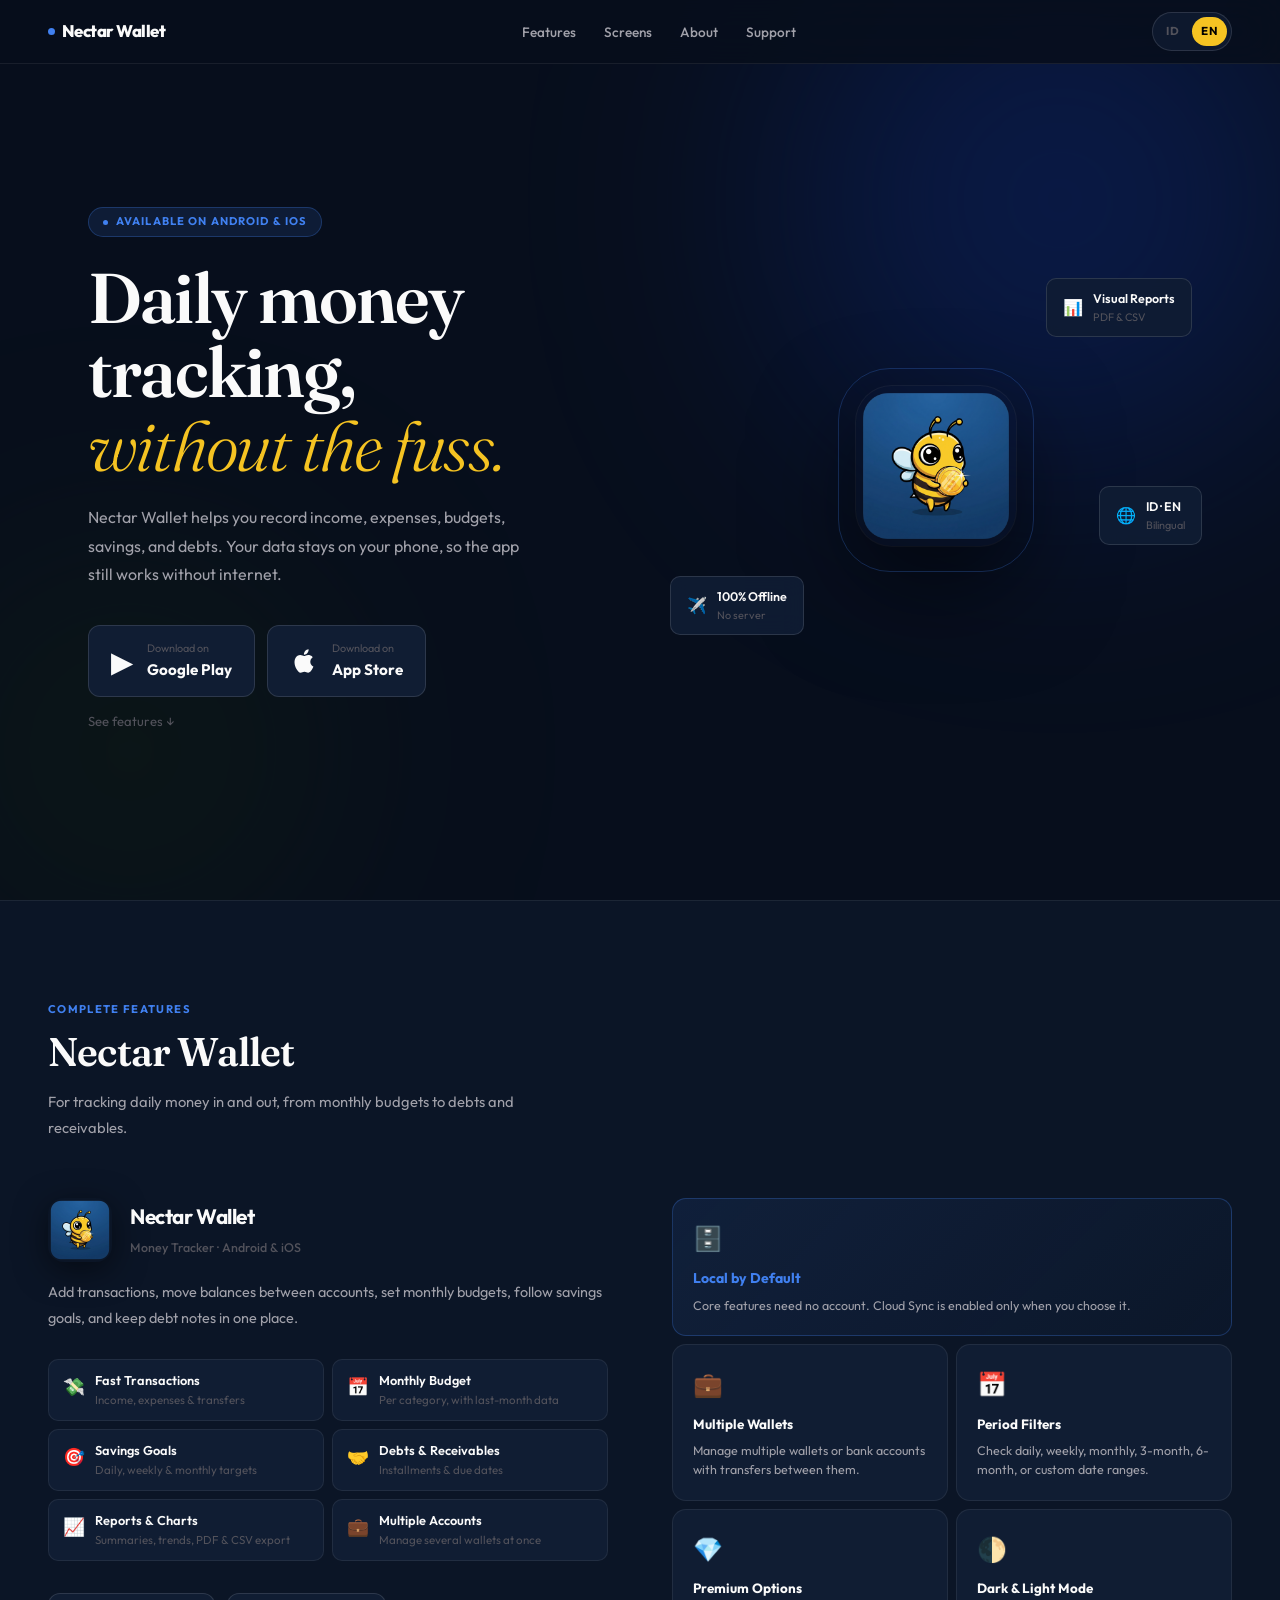
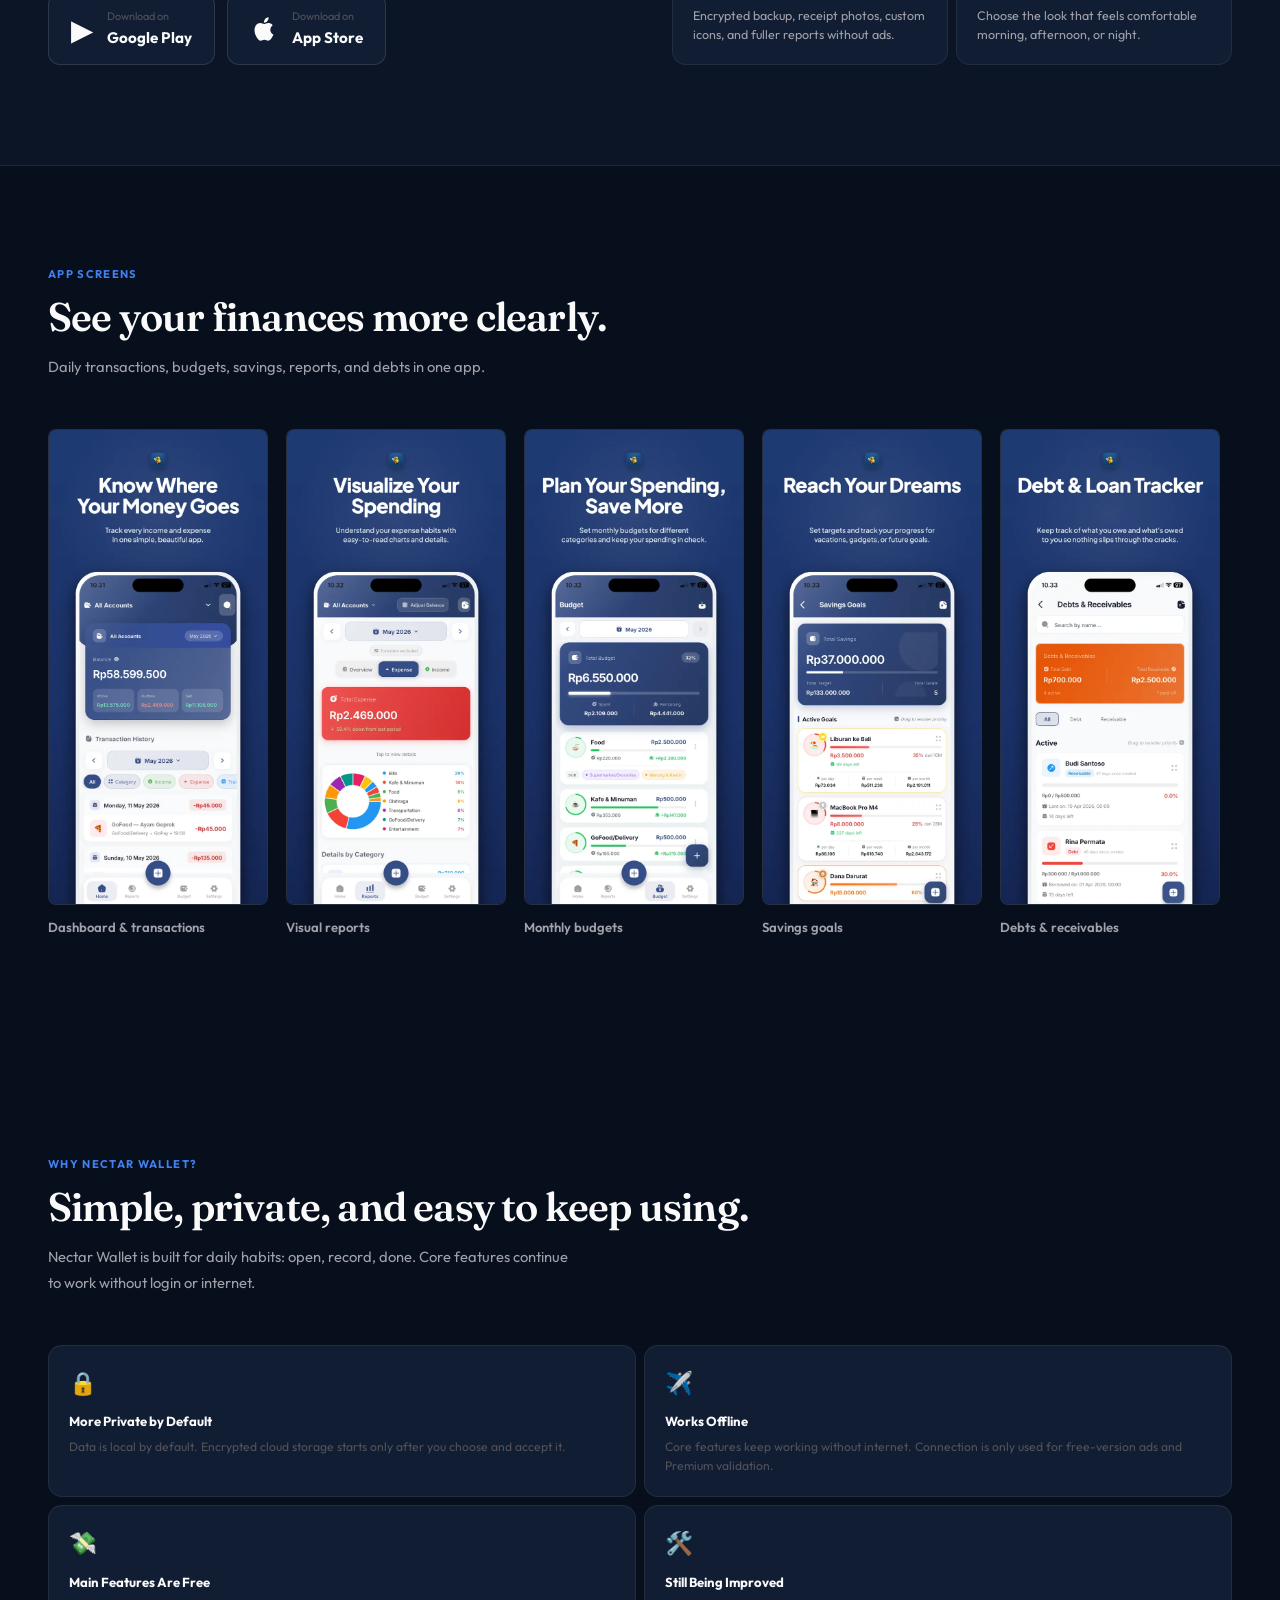
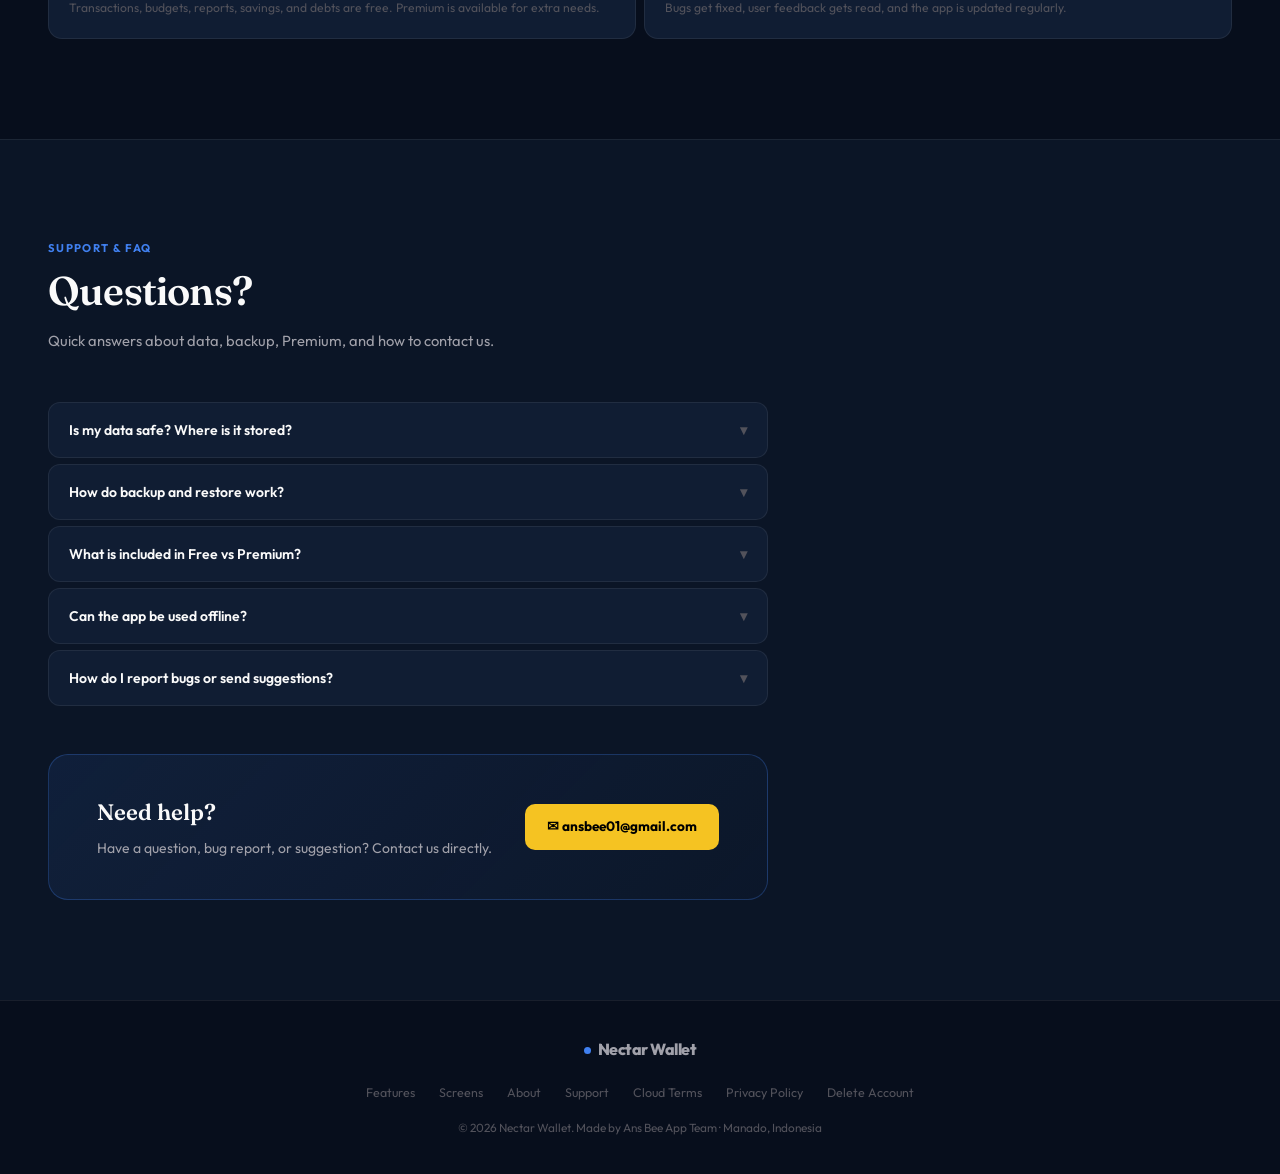
<file: index.html>
<!DOCTYPE html>
<html lang="id">
<head>
    <meta charset="UTF-8">
    <meta name="viewport" content="width=device-width, initial-scale=1.0">
    <title>Nectar Wallet — Catatan Keuangan Harian</title>
    <meta name="description" content="Nectar Wallet membantu mencatat pemasukan, pengeluaran, budget, tabungan, dan utang-piutang langsung dari HP. Bisa dipakai offline di Android dan iOS.">
    <meta name="theme-color" content="#070E1C">
    <link rel="canonical" href="https://beenectarwallet.com/">
    <meta property="og:type" content="website">
    <meta property="og:url" content="https://beenectarwallet.com/">
    <meta property="og:title" content="Nectar Wallet — Catatan Keuangan Harian">
    <meta property="og:description" content="Catat pemasukan, pengeluaran, budget, tabungan, dan utang-piutang langsung dari HP. Bisa dipakai offline di Android dan iOS.">
    <meta property="og:image" content="https://beenectarwallet.com/assets/social/og-image.png">
    <meta property="og:image:width" content="1200">
    <meta property="og:image:height" content="630">
    <meta property="og:image:type" content="image/png">
    <meta property="og:locale" content="id_ID">
    <meta name="twitter:card" content="summary_large_image">
    <meta name="twitter:title" content="Nectar Wallet — Catatan Keuangan Harian">
    <meta name="twitter:description" content="Catat pemasukan, pengeluaran, budget, tabungan, dan utang-piutang langsung dari HP. Bisa dipakai offline di Android dan iOS.">
    <meta name="twitter:image" content="https://beenectarwallet.com/assets/social/og-image.png">
    <link rel="icon" type="image/png" sizes="192x192" href="assets/icons/icon-192.png">
    <link rel="icon" type="image/png" sizes="512x512" href="assets/icons/icon-512.png">
    <link rel="apple-touch-icon" sizes="180x180" href="assets/icons/apple-touch-icon.png">
    <script type="application/ld+json">
    {
        "@context": "https://schema.org",
        "@type": "MobileApplication",
        "name": "Nectar Wallet",
        "url": "https://beenectarwallet.com/",
        "image": "https://beenectarwallet.com/assets/icons/icon-512.png",
        "description": "Nectar Wallet membantu mencatat pemasukan, pengeluaran, budget, tabungan, dan utang-piutang langsung dari HP. Bisa dipakai offline di Android dan iOS.",
        "applicationCategory": "FinanceApplication",
        "operatingSystem": "Android, iOS",
        "downloadUrl": [
            "https://play.google.com/store/apps/details?id=com.ansbeeapp.ansdompet.ans_dompet",
            "https://apps.apple.com/id/app/nectar-wallet-money-tracker/id6769889086"
        ],
        "offers": {
            "@type": "Offer",
            "price": "0",
            "priceCurrency": "IDR"
        },
        "publisher": {
            "@type": "Organization",
            "name": "Ans Bee App Team",
            "url": "https://beenectarwallet.com/"
        }
    }
    </script>
    <link rel="preconnect" href="https://fonts.googleapis.com">
    <link rel="preconnect" href="https://fonts.gstatic.com" crossorigin>
    <link href="https://fonts.googleapis.com/css2?family=Outfit:wght@300;400;500;600;700;800&amp;family=Fraunces:ital,opsz,wght@0,9..144,300;0,9..144,600;1,9..144,300;1,9..144,600&amp;display=swap" rel="stylesheet">
    <style>
        :root {
            --bg:           #070E1C;
            --bg-2:         #0B1526;
            --bg-3:         #101D33;
            --border:       rgba(255,255,255,0.07);
            --border-2:     rgba(255,255,255,0.12);
            --blue:         #4080F0;
            --blue-dim:     rgba(64,128,240,0.12);
            --blue-border:  rgba(64,128,240,0.28);
            --amber:        #F5C322;
            --amber-dim:    rgba(245,195,34,0.12);
            --amber-border: rgba(245,195,34,0.25);
            --text-1:       #FAFAFA;
            --text-2:       #A1A1AA;
            --text-3:       #52525B;
        }
        *, *::before, *::after { box-sizing: border-box; margin: 0; padding: 0; }
        html { scroll-behavior: smooth; }
        body {
            font-family: 'Outfit', sans-serif;
            background: var(--bg);
            color: var(--text-1);
            line-height: 1.6;
            overflow-x: hidden;
        }

        /* ─── NAV ─── */
        nav {
            position: fixed; top: 0; left: 0; right: 0; z-index: 100;
            display: flex; align-items: center; justify-content: space-between;
            padding: 0 48px; height: 64px;
            background: rgba(7,14,28,0.88);
            backdrop-filter: blur(20px);
            border-bottom: 1px solid var(--border);
        }
        .wordmark {
            font-family: 'Outfit', sans-serif; font-weight: 800;
            font-size: 1.05rem; letter-spacing: -0.03em;
            color: var(--text-1); text-decoration: none;
            display: flex; align-items: center; gap: 7px;
        }
        .wm-dot {
            width: 7px; height: 7px; background: var(--blue);
            border-radius: 50%; display: inline-block; flex-shrink: 0;
        }
        .nav-links { display: flex; gap: 28px; list-style: none; }
        .nav-links a { font-size: 0.85rem; font-weight: 500; color: var(--text-2); text-decoration: none; transition: color 0.2s; }
        .nav-links a:hover { color: var(--text-1); }
        .lang-switch {
            display: inline-flex; align-items: center; gap: 4px;
            padding: 4px; border: 1px solid var(--border-2);
            border-radius: 999px; background: rgba(16,29,51,0.75);
        }
        .lang-switch button {
            border: 0; border-radius: 999px; background: transparent;
            color: var(--text-3); cursor: pointer; font: inherit;
            font-size: 0.72rem; font-weight: 700; letter-spacing: 0.04em;
            padding: 5px 9px; transition: background 0.2s, color 0.2s;
        }
        .lang-switch button[aria-pressed="true"] { background: var(--amber); color: #000; }
        .nav-cta {
            font-size: 0.82rem; font-weight: 700;
            background: var(--amber); color: #000;
            text-decoration: none; padding: 8px 18px;
            border-radius: 8px; transition: opacity 0.2s;
        }
        .nav-cta:hover { opacity: 0.85; }

        /* ─── HERO ─── */
        .hero-wrap {
            position: relative; min-height: 100vh;
            display: flex; align-items: center; overflow: hidden;
        }
        .blob { position: absolute; border-radius: 50%; filter: blur(130px); pointer-events: none; }
        .blob-1 { width: 560px; height: 560px; background: #0D2878; opacity: 0.45; top: -80px; right: -60px; }
        .blob-2 { width: 380px; height: 380px; background: #1A3008; opacity: 0.3; bottom: -40px; left: -60px; }

        .hero {
            position: relative; z-index: 1;
            display: grid; grid-template-columns: 1fr 1fr;
            align-items: center; padding: 120px 48px 80px;
            gap: 80px; max-width: 1200px; margin: 0 auto; width: 100%;
        }
        .hero-tag {
            display: inline-flex; align-items: center; gap: 8px;
            border: 1px solid var(--blue-border); background: var(--blue-dim);
            color: var(--blue); font-size: 0.7rem; font-weight: 700;
            letter-spacing: 0.1em; text-transform: uppercase;
            padding: 5px 14px; border-radius: 100px; margin-bottom: 24px;
        }
        .hero-tag .pulse {
            width: 5px; height: 5px; background: var(--blue);
            border-radius: 50%; animation: pulse 2s ease-in-out infinite;
        }
        @keyframes pulse { 0%,100%{opacity:1;transform:scale(1)} 50%{opacity:0.3;transform:scale(0.6)} }

        .hero h1 {
            font-family: 'Fraunces', serif;
            font-size: clamp(3rem, 5.5vw, 4.6rem);
            font-weight: 600; line-height: 1.05;
            letter-spacing: -0.025em; color: var(--text-1); margin-bottom: 20px;
        }
        .hero h1 em { font-style: italic; font-weight: 300; color: var(--amber); }
        .hero-desc { font-size: 1rem; color: var(--text-2); max-width: 440px; margin-bottom: 36px; line-height: 1.8; }
        .hero-cta { display: flex; gap: 12px; flex-wrap: wrap; }
        .hero-learn-more {
            display: inline-block; margin-top: 14px;
            font-size: 0.82rem; color: var(--text-3);
            text-decoration: none; transition: color 0.2s;
        }
        .hero-learn-more:hover { color: var(--text-2); }

        /* hero visual */
        .hero-visual {
            display: flex; justify-content: center; align-items: center;
            position: relative; height: 440px;
        }
        .app-icon-wrap { position: relative; z-index: 2; animation: float 5s ease-in-out infinite; }
        @keyframes float { 0%,100%{transform:translateY(0)} 50%{transform:translateY(-14px)} }
        .app-icon-wrap img {
            width: 160px; height: 160px; border-radius: 36px;
            box-shadow: 0 40px 100px rgba(0,0,0,0.6), 0 0 0 1px rgba(255,255,255,0.06);
        }
        .icon-ring {
            position: absolute; inset: -18px; border-radius: 52px;
            border: 1px solid rgba(64,128,240,0.25);
            animation: ring-p 3s ease-in-out infinite;
        }
        @keyframes ring-p { 0%,100%{opacity:0.3;transform:scale(1)} 50%{opacity:0.8;transform:scale(1.03)} }

        .stat-chip {
            position: absolute; background: rgba(16,29,51,0.92);
            border: 1px solid var(--border-2); border-radius: 10px;
            padding: 10px 16px; display: flex; align-items: center; gap: 10px;
            z-index: 3; backdrop-filter: blur(12px);
        }
        .stat-chip .ci { font-size: 1rem; }
        .stat-chip .cl { font-size: 0.78rem; font-weight: 600; color: var(--text-1); white-space: nowrap; }
        .stat-chip .cs { font-size: 0.68rem; color: var(--text-3); }
        .chip-1 { top: 28px; right: 0; animation: float 5s ease-in-out infinite 0.8s; }
        .chip-2 { bottom: 55px; left: -10px; animation: float 5s ease-in-out infinite 1.6s; }
        .chip-3 { bottom: 145px; right: -10px; animation: float 5s ease-in-out infinite 0.4s; }

        /* ─── COMMONS ─── */
        section { padding: 100px 48px; position: relative; z-index: 1; }
        .section-inner { max-width: 1200px; margin: 0 auto; }
        .eyebrow { font-size: 0.7rem; font-weight: 700; letter-spacing: 0.12em; text-transform: uppercase; color: var(--blue); margin-bottom: 10px; }
        .s-title {
            font-family: 'Fraunces', serif;
            font-size: clamp(1.8rem, 3.5vw, 2.5rem);
            font-weight: 600; color: var(--text-1);
            margin-bottom: 14px; line-height: 1.15; letter-spacing: -0.02em;
        }
        .s-sub { font-size: 0.92rem; color: var(--text-2); max-width: 520px; line-height: 1.8; }

        /* ─── STORE BUTTONS ─── */
        .store-btns { display: flex; gap: 12px; flex-wrap: wrap; }
        .play-btn {
            display: inline-flex; align-items: center; gap: 14px;
            background: var(--bg-3); border: 1px solid var(--border-2);
            color: var(--text-1); text-decoration: none;
            padding: 14px 22px; border-radius: 12px;
            transition: border-color 0.2s, background 0.2s;
        }
        .play-btn:hover { border-color: var(--amber); background: rgba(245,195,34,0.06); }
        .play-btn .pbi { font-size: 1.8rem; line-height: 1; }
        .play-btn .pbi-svg { width: 28px; height: 28px; flex-shrink: 0; }
        .play-btn small { display: block; font-size: 0.68rem; color: var(--text-3); font-weight: 400; }
        .play-btn strong { display: block; font-size: 0.95rem; font-weight: 700; }

        /* ─── APP / FEATURES ─── */
        #app { background: var(--bg-2); border-top: 1px solid var(--border); border-bottom: 1px solid var(--border); }
        .app-grid { display: grid; grid-template-columns: 1fr 1fr; gap: 64px; align-items: start; margin-top: 56px; }
        .app-header { display: flex; align-items: center; gap: 18px; margin-bottom: 18px; }
        .app-header img { width: 64px; height: 64px; border-radius: 16px; box-shadow: 0 8px 32px rgba(0,0,0,0.5); }
        .app-header h3 { font-size: 1.3rem; font-weight: 700; color: var(--text-1); letter-spacing: -0.02em; }
        .app-header span { font-size: 0.78rem; color: var(--text-3); font-weight: 500; }
        .app-desc { color: var(--text-2); font-size: 0.9rem; line-height: 1.78; margin-bottom: 28px; }
        .feature-grid { display: grid; grid-template-columns: 1fr 1fr; gap: 8px; margin-bottom: 32px; }
        .fi {
            display: flex; align-items: flex-start; gap: 10px;
            padding: 12px 14px; background: var(--bg-3);
            border: 1px solid var(--border); border-radius: 10px; transition: border-color 0.2s;
        }
        .fi:hover { border-color: var(--border-2); }
        .fi .icon { font-size: 1.1rem; flex-shrink: 0; margin-top: 1px; }
        .fi .label { font-size: 0.8rem; font-weight: 600; color: var(--text-1); line-height: 1.4; }
        .fi .label small { display: block; color: var(--text-3); font-weight: 400; font-size: 0.72rem; margin-top: 2px; }

        .showcase { display: grid; grid-template-columns: 1fr 1fr; gap: 8px; }
        .sc {
            background: var(--bg-3); border: 1px solid var(--border);
            border-radius: 14px; padding: 20px;
            transition: border-color 0.2s, transform 0.2s;
        }
        .sc:hover { border-color: var(--border-2); transform: translateY(-2px); }
        .sc:first-child {
            grid-column: span 2;
            background: linear-gradient(135deg, rgba(64,128,240,0.1) 0%, rgba(64,128,240,0.02) 100%);
            border-color: var(--blue-border);
        }
        .sc .sci { font-size: 1.5rem; margin-bottom: 10px; }
        .sc h4 { font-size: 0.84rem; font-weight: 700; color: var(--text-1); margin-bottom: 6px; }
        .sc:first-child h4 { color: var(--blue); font-size: 0.88rem; }
        .sc p { font-size: 0.78rem; color: var(--text-2); line-height: 1.55; }

        /* ─── SCREENSHOTS ─── */
        #screenshots { background: var(--bg); }
        .screenshots-track {
            display: grid; grid-auto-flow: column;
            grid-auto-columns: minmax(220px, 270px);
            gap: 18px; margin-top: 48px; padding-bottom: 18px;
            overflow-x: auto; overscroll-behavior-inline: contain;
            scroll-snap-type: inline mandatory;
            scrollbar-color: var(--border-2) transparent;
        }
        .screenshot-item { scroll-snap-align: start; }
        .screenshot-item img {
            display: block; width: 100%; height: auto;
            aspect-ratio: 642 / 1389; object-fit: cover;
            border: 1px solid var(--border-2); border-radius: 8px;
            background: var(--bg-2);
        }
        .screenshot-item figcaption {
            margin-top: 12px; font-size: 0.82rem;
            font-weight: 600; color: var(--text-2);
        }

        /* ─── WHY ─── */
        #about { background: var(--bg); }
        .value-grid { display: grid; grid-template-columns: 1fr 1fr; gap: 8px; margin-top: 48px; }
        .vc {
            background: var(--bg-3); border: 1px solid var(--border);
            border-radius: 14px; padding: 20px; transition: border-color 0.2s;
        }
        .vc:hover { border-color: var(--border-2); }
        .vc .vci { font-size: 1.4rem; margin-bottom: 10px; }
        .vc h4 { font-size: 0.82rem; font-weight: 700; color: var(--text-1); margin-bottom: 6px; }
        .vc p { font-size: 0.76rem; color: var(--text-3); line-height: 1.55; }

        /* ─── SUPPORT ─── */
        #support { background: var(--bg-2); border-top: 1px solid var(--border); }
        .faq-list { margin-top: 48px; display: flex; flex-direction: column; gap: 6px; max-width: 720px; }
        .faq-item {
            background: var(--bg-3); border: 1px solid var(--border);
            border-radius: 12px; overflow: hidden; transition: border-color 0.2s;
        }
        .faq-item.open { border-color: var(--border-2); }
        .faq-q {
            width: 100%; background: none; border: none; text-align: left;
            padding: 18px 20px; font-family: 'Outfit', sans-serif;
            font-size: 0.875rem; font-weight: 600; color: var(--text-1); cursor: pointer;
            display: flex; justify-content: space-between; align-items: center; gap: 16px;
        }
        .faq-arrow { color: var(--text-3); font-size: 0.9rem; transition: transform 0.25s, color 0.2s; flex-shrink: 0; }
        .faq-item.open .faq-arrow { transform: rotate(180deg); color: var(--blue); }
        .faq-a { max-height: 0; overflow: hidden; transition: max-height 0.3s ease, padding 0.3s ease; padding: 0 20px; }
        .faq-item.open .faq-a { max-height: 240px; padding: 0 20px 18px; }
        .faq-a p { font-size: 0.85rem; color: var(--text-2); line-height: 1.75; }

        .contact-card {
            margin-top: 48px;
            background: linear-gradient(135deg, rgba(64,128,240,0.1), rgba(64,128,240,0.02));
            border: 1px solid var(--blue-border);
            border-radius: 20px; padding: 40px 48px;
            display: flex; align-items: center; justify-content: space-between; gap: 32px;
            max-width: 720px;
        }
        .contact-card h3 { font-family: 'Fraunces', serif; font-size: 1.4rem; font-weight: 600; color: var(--text-1); margin-bottom: 6px; }
        .contact-card p { font-size: 0.875rem; color: var(--text-2); }
        .contact-card a {
            display: inline-flex; align-items: center; gap: 8px;
            background: var(--amber); color: #000; text-decoration: none;
            padding: 12px 22px; border-radius: 10px;
            font-weight: 700; font-size: 0.85rem; white-space: nowrap; flex-shrink: 0;
            transition: opacity 0.2s, transform 0.15s;
        }
        .contact-card a:hover { opacity: 0.85; transform: translateY(-1px); }

        /* ─── FOOTER ─── */
        footer {
            background: var(--bg); border-top: 1px solid var(--border);
            padding: 36px 48px; text-align: center;
        }
        .footer-inner { max-width: 1200px; margin: 0 auto; }
        .footer-wm {
            font-family: 'Outfit', sans-serif; font-weight: 800;
            font-size: 1rem; letter-spacing: -0.03em; color: var(--text-2);
            margin-bottom: 16px;
            display: flex; align-items: center; justify-content: center; gap: 7px;
        }
        .footer-links { display: flex; justify-content: center; gap: 24px; list-style: none; margin-bottom: 14px; }
        .footer-links a { font-size: 0.78rem; color: var(--text-3); text-decoration: none; transition: color 0.2s; }
        .footer-links a:hover { color: var(--text-1); }
        .footer-copy { font-size: 0.74rem; color: var(--text-3); }

        /* ─── RESPONSIVE ─── */
        @media (max-width: 900px) {
            nav { padding: 0 20px; }
            .nav-links, .nav-cta { display: none; }
            .hero { grid-template-columns: 1fr; padding: 100px 20px 60px; gap: 40px; text-align: center; }
            .hero-desc { max-width: 100%; }
            .hero-cta { justify-content: center; }
            .hero-visual { order: -1; height: 320px; }
            section { padding: 72px 20px; }
            .app-grid { grid-template-columns: 1fr; gap: 40px; }
            .screenshots-track {
                grid-auto-columns: minmax(210px, 68vw);
                margin-right: -20px; padding-right: 20px;
            }
            .contact-card { flex-direction: column; text-align: center; padding: 28px 20px; }
            footer { padding: 28px 20px; }
        }
        @media (max-width: 520px) {
            .feature-grid, .showcase, .value-grid { grid-template-columns: 1fr; }
            .sc:first-child { grid-column: auto; }
            .stat-chip { padding: 8px 12px; }
            .chip-1 { right: 8px; }
            .chip-2 { left: 8px; }
            .chip-3 { right: 8px; }
            .footer-links { flex-wrap: wrap; row-gap: 10px; }
        }
        @media (prefers-reduced-motion: reduce) {
            html { scroll-behavior: auto; }
            *, *::before, *::after {
                animation-duration: 0.01ms !important;
                animation-iteration-count: 1 !important;
                scroll-behavior: auto !important;
                transition-duration: 0.01ms !important;
            }
        }
    </style>
</head>
<body>

<nav aria-label="Primary navigation">
    <a href="#" class="wordmark"><span class="wm-dot"></span>Nectar Wallet</a>
    <ul class="nav-links">
        <li><a href="#app" data-i18n="navApp">Fitur</a></li>
        <li><a href="#screenshots" data-i18n="navScreenshots">Tampilan</a></li>
        <li><a href="#about" data-i18n="navAbout">Kenapa</a></li>
        <li><a href="#support" data-i18n="navSupport">Bantuan</a></li>
    </ul>
    <div class="lang-switch" role="group" aria-label="Language selection">
        <button type="button" data-lang="id" aria-pressed="true">ID</button>
        <button type="button" data-lang="en" aria-pressed="false">EN</button>
    </div>
</nav>

<main>
<div class="hero-wrap">
    <div class="blob blob-1"></div>
    <div class="blob blob-2"></div>
    <div class="hero">
        <div>
            <div class="hero-tag"><span class="pulse"></span><span data-i18n="heroTag">Tersedia di Android &amp; iOS</span></div>
            <h1 data-i18n-html="heroTitle">Catatan uang harian,<br><em>tanpa ribet.</em></h1>
            <p class="hero-desc" data-i18n="heroDesc">Nectar Wallet membantu kamu mencatat pemasukan, pengeluaran, budget, tabungan, dan utang-piutang. Datanya tersimpan di HP, jadi tetap bisa dipakai tanpa internet.</p>
            <div class="hero-cta">
                <a href="https://play.google.com/store/apps/details?id=com.ansbeeapp.ansdompet.ans_dompet" target="_blank" rel="noopener noreferrer" class="play-btn">
                    <span class="pbi">▶</span><div><small data-i18n="playSmall">Download di</small><strong>Google Play</strong></div>
                </a>
                <a href="https://apps.apple.com/id/app/nectar-wallet-money-tracker/id6769889086" target="_blank" rel="noopener noreferrer" class="play-btn">
                    <svg class="pbi-svg" viewBox="0 0 24 24" fill="currentColor" aria-hidden="true"><path d="M18.71 19.5c-.83 1.24-1.71 2.45-3.05 2.47-1.34.03-1.77-.79-3.29-.79-1.53 0-2 .77-3.27.82-1.31.05-2.3-1.32-3.14-2.53C4.25 17 2.94 12.45 4.7 9.39c.87-1.52 2.43-2.48 4.12-2.51 1.28-.02 2.5.87 3.29.87.78 0 2.26-1.07 3.8-.91.65.03 2.47.26 3.64 1.98-.09.06-2.17 1.28-2.15 3.81.03 3.02 2.65 4.03 2.68 4.04-.03.07-.42 1.44-1.38 2.83M13 3.5c.73-.83 1.94-1.46 2.94-1.5.13 1.17-.34 2.35-1.04 3.19-.69.85-1.83 1.51-2.95 1.42-.15-1.15.41-2.35 1.05-3.11z"/></svg>
                    <div><small data-i18n="appStoreSmall">Download di</small><strong>App Store</strong></div>
                </a>
            </div>
            <a href="#app" class="hero-learn-more" data-i18n="learnMoreCta">Lihat fitur ↓</a>
        </div>
        <div class="hero-visual">
            <div class="app-icon-wrap">
                <img src="app_icon.png" alt="Nectar Wallet app icon" width="160" height="160" decoding="async" fetchpriority="high">
                <div class="icon-ring"></div>
            </div>
            <div class="stat-chip chip-1"><span class="ci">📊</span><div><div class="cl" data-i18n="chipReport">Laporan Visual</div><div class="cs">PDF &amp; CSV</div></div></div>
            <div class="stat-chip chip-2"><span class="ci">✈️</span><div><div class="cl" data-i18n="chipOffline">100% Offline</div><div class="cs" data-i18n="chipOfflineSub">Tanpa server</div></div></div>
            <div class="stat-chip chip-3"><span class="ci">🌐</span><div><div class="cl">ID · EN</div><div class="cs">Bilingual</div></div></div>
        </div>
    </div>
</div>

<section id="app">
    <div class="section-inner">
        <p class="eyebrow" data-i18n="featuredApp">Fitur Lengkap</p>
        <h2 class="s-title">Nectar Wallet</h2>
        <p class="s-sub" data-i18n="appSubtitle">Buat mencatat uang masuk dan keluar setiap hari, dari budget bulanan sampai utang-piutang.</p>
        <div class="app-grid">
            <div>
                <div class="app-header">
                    <img src="app_icon.png" alt="Nectar Wallet app icon" width="64" height="64" loading="lazy" decoding="async">
                    <div><h3>Nectar Wallet</h3><span data-i18n="appType">Catatan Keuangan · Android &amp; iOS</span></div>
                </div>
                <p class="app-desc" data-i18n="appDesc">Masukkan transaksi, pindahkan saldo antar akun, atur budget bulanan, pantau target tabungan, dan catat utang-piutang dari satu tempat.</p>
                <div class="feature-grid">
                    <div class="fi"><span class="icon">💸</span><div class="label" data-i18n-html="featureTransactions">Transaksi Cepat<small>Pemasukan, pengeluaran &amp; transfer</small></div></div>
                    <div class="fi"><span class="icon">📅</span><div class="label" data-i18n-html="featureBudget">Budget Bulanan<small>Per kategori, bisa pakai data bulan lalu</small></div></div>
                    <div class="fi"><span class="icon">🎯</span><div class="label" data-i18n-html="featureSavings">Target Tabungan<small>Hitung target harian, mingguan &amp; bulanan</small></div></div>
                    <div class="fi"><span class="icon">🤝</span><div class="label" data-i18n-html="featureDebts">Utang-Piutang<small>Catat cicilan &amp; jatuh tempo</small></div></div>
                    <div class="fi"><span class="icon">📈</span><div class="label" data-i18n-html="featureReports">Laporan &amp; Grafik<small>Ringkasan, tren, ekspor PDF &amp; CSV</small></div></div>
                    <div class="fi"><span class="icon">💼</span><div class="label" data-i18n-html="featureAccounts">Multi Akun<small>Kelola beberapa dompet sekaligus</small></div></div>
                </div>
                <div class="store-btns">
                    <a href="https://play.google.com/store/apps/details?id=com.ansbeeapp.ansdompet.ans_dompet" target="_blank" rel="noopener noreferrer" class="play-btn">
                        <span class="pbi">▶</span><div><small data-i18n="playSmall">Download di</small><strong>Google Play</strong></div>
                    </a>
                    <a href="https://apps.apple.com/id/app/nectar-wallet-money-tracker/id6769889086" target="_blank" rel="noopener noreferrer" class="play-btn">
                        <svg class="pbi-svg" viewBox="0 0 24 24" fill="currentColor" aria-hidden="true"><path d="M18.71 19.5c-.83 1.24-1.71 2.45-3.05 2.47-1.34.03-1.77-.79-3.29-.79-1.53 0-2 .77-3.27.82-1.31.05-2.3-1.32-3.14-2.53C4.25 17 2.94 12.45 4.7 9.39c.87-1.52 2.43-2.48 4.12-2.51 1.28-.02 2.5.87 3.29.87.78 0 2.26-1.07 3.8-.91.65.03 2.47.26 3.64 1.98-.09.06-2.17 1.28-2.15 3.81.03 3.02 2.65 4.03 2.68 4.04-.03.07-.42 1.44-1.38 2.83M13 3.5c.73-.83 1.94-1.46 2.94-1.5.13 1.17-.34 2.35-1.04 3.19-.69.85-1.83 1.51-2.95 1.42-.15-1.15.41-2.35 1.05-3.11z"/></svg>
                        <div><small data-i18n="appStoreSmall">Download di</small><strong>App Store</strong></div>
                    </a>
                </div>
            </div>
            <div class="showcase">
                <div class="sc"><div class="sci">🗄️</div><h4 data-i18n="showcasePrivacyTitle">Lokal secara Default</h4><p data-i18n="showcasePrivacyText">Tidak perlu akun untuk fitur utama. Sinkronisasi Cloud hanya aktif jika kamu memilihnya.</p></div>
                <div class="sc"><div class="sci">💼</div><h4 data-i18n="showcaseAccountsTitle">Multi Akun/Dompet</h4><p data-i18n="showcaseAccountsText">Kelola beberapa dompet atau rekening sekaligus, lengkap dengan transfer antar akun.</p></div>
                <div class="sc"><div class="sci">📅</div><h4 data-i18n="showcasePeriodTitle">Filter Periode</h4><p data-i18n="showcasePeriodText">Cek catatan harian, mingguan, bulanan, 3 bulan, 6 bulan, atau pilih tanggal sendiri.</p></div>
                <div class="sc"><div class="sci">💎</div><h4 data-i18n="showcasePremiumTitle">Pilihan Premium</h4><p data-i18n="showcasePremiumText">Backup terenkripsi, foto struk, ikon kustom, dan laporan lebih lengkap tanpa iklan.</p></div>
                <div class="sc"><div class="sci">🌓</div><h4 data-i18n="showcaseThemeTitle">Mode Gelap &amp; Terang</h4><p data-i18n="showcaseThemeText">Pilih tampilan yang nyaman dipakai pagi, siang, atau malam.</p></div>
            </div>
        </div>
    </div>
</section>

<section id="screenshots" aria-labelledby="screenshots-title">
    <div class="section-inner">
        <p class="eyebrow" data-i18n="screenshotsEyebrow">Tampilan Aplikasi</p>
        <h2 class="s-title" id="screenshots-title" data-i18n="screenshotsTitle">Lihat keuanganmu dengan lebih jelas.</h2>
        <p class="s-sub" data-i18n="screenshotsSubtitle">Dari transaksi harian sampai budget, tabungan, laporan, dan utang-piutang dalam satu aplikasi.</p>
        <div class="screenshots-track">
            <figure class="screenshot-item">
                <img src="assets/screenshots/nectar-wallet-home.webp" alt="Dashboard Nectar Wallet untuk melihat saldo dan riwayat transaksi" data-i18n-alt="screenshotHomeAlt" width="642" height="1389" loading="lazy" decoding="async">
                <figcaption data-i18n="screenshotHomeCaption">Dashboard &amp; transaksi</figcaption>
            </figure>
            <figure class="screenshot-item">
                <img src="assets/screenshots/nectar-wallet-reports.webp" alt="Laporan pengeluaran Nectar Wallet dalam bentuk grafik kategori" data-i18n-alt="screenshotReportsAlt" width="642" height="1389" loading="lazy" decoding="async">
                <figcaption data-i18n="screenshotReportsCaption">Laporan visual</figcaption>
            </figure>
            <figure class="screenshot-item">
                <img src="assets/screenshots/nectar-wallet-budget.webp" alt="Budget bulanan Nectar Wallet dengan progres setiap kategori" data-i18n-alt="screenshotBudgetAlt" width="642" height="1389" loading="lazy" decoding="async">
                <figcaption data-i18n="screenshotBudgetCaption">Budget bulanan</figcaption>
            </figure>
            <figure class="screenshot-item">
                <img src="assets/screenshots/nectar-wallet-savings.webp" alt="Target tabungan Nectar Wallet dengan progres dan target waktu" data-i18n-alt="screenshotSavingsAlt" width="642" height="1389" loading="lazy" decoding="async">
                <figcaption data-i18n="screenshotSavingsCaption">Target tabungan</figcaption>
            </figure>
            <figure class="screenshot-item">
                <img src="assets/screenshots/nectar-wallet-debts.webp" alt="Pencatatan utang dan piutang di Nectar Wallet" data-i18n-alt="screenshotDebtsAlt" width="642" height="1389" loading="lazy" decoding="async">
                <figcaption data-i18n="screenshotDebtsCaption">Utang &amp; piutang</figcaption>
            </figure>
            <figure class="screenshot-item">
                <img src="assets/screenshots/nectar-wallet-categories.webp" alt="Pengelolaan kategori dan subkategori keuangan di Nectar Wallet" data-i18n-alt="screenshotCategoriesAlt" width="642" height="1389" loading="lazy" decoding="async">
                <figcaption data-i18n="screenshotCategoriesCaption">Kategori fleksibel</figcaption>
            </figure>
        </div>
    </div>
</section>

<section id="about">
    <div class="section-inner">
        <p class="eyebrow" data-i18n="aboutEyebrow">Kenapa Nectar Wallet?</p>
        <h2 class="s-title" data-i18n="aboutTitle">Ringkas, privat, dan enak dipakai.</h2>
        <p class="s-sub" data-i18n="aboutSub">Nectar Wallet dibuat untuk kebiasaan sehari-hari: buka, catat, selesai. Fitur utama tetap bisa dipakai tanpa login dan internet.</p>
        <div class="value-grid">
            <div class="vc"><div class="vci">🔒</div><h4 data-i18n="valuePrivacyTitle">Privasi Lebih Tenang</h4><p data-i18n="valuePrivacyText">Data disimpan lokal secara default. Cloud terenkripsi hanya aktif setelah kamu memilih dan menyetujuinya.</p></div>
            <div class="vc"><div class="vci">✈️</div><h4 data-i18n="valueOfflineTitle">Bisa Dipakai Offline</h4><p data-i18n="valueOfflineText">Fitur utama tetap jalan tanpa internet. Koneksi hanya dipakai untuk iklan versi gratis dan validasi Premium.</p></div>
            <div class="vc"><div class="vci">💸</div><h4 data-i18n="valueFreeTitle">Fitur Utama Gratis</h4><p data-i18n="valueFreeText">Transaksi, budget, laporan, tabungan, dan utang-piutang bisa dipakai gratis. Premium tersedia untuk kebutuhan tambahan.</p></div>
            <div class="vc"><div class="vci">🛠️</div><h4 data-i18n="valueMaintainedTitle">Terus Dikembangkan</h4><p data-i18n="valueMaintainedText">Bug diperbaiki, masukan pengguna dibaca, dan aplikasi rutin diperbarui.</p></div>
        </div>
    </div>
</section>

<section id="support">
    <div class="section-inner">
        <p class="eyebrow" data-i18n="supportEyebrow">Bantuan &amp; FAQ</p>
        <h2 class="s-title" data-i18n="supportTitle">Ada pertanyaan?</h2>
        <p class="s-sub" data-i18n="supportSubtitle">Beberapa jawaban cepat soal data, backup, Premium, dan cara menghubungi kami.</p>
        <div class="faq-list">
            <div class="faq-item">
                <button class="faq-q" type="button" aria-expanded="false" aria-controls="faq-data-safety" onclick="toggleFaq(this)"><span data-i18n="faqDataQ">Apakah data saya aman? Di mana data disimpan?</span><span class="faq-arrow" aria-hidden="true">▾</span></button>
                <div class="faq-a" id="faq-data-safety" hidden>
                    <p data-i18n="faqDataA">Data keuangan disimpan lokal secara default. Jika kamu mengaktifkan Sinkronisasi Cloud Premium Plus, data finansial teks dienkripsi di perangkat sebelum dikirim; foto struk dan gambar kustom tetap lokal.</p>
                </div>
            </div>
            <div class="faq-item">
                <button class="faq-q" type="button" aria-expanded="false" aria-controls="faq-backup-restore" onclick="toggleFaq(this)"><span data-i18n="faqBackupQ">Bagaimana cara backup dan restore data?</span><span class="faq-arrow" aria-hidden="true">▾</span></button>
                <div class="faq-a" id="faq-backup-restore" hidden>
                    <p data-i18n-html="faqBackupA">Backup tersedia untuk pengguna Premium. Kamu bisa mengekspor data ke file <strong>.nectarbackup</strong> terenkripsi AES dengan password pilihanmu, lalu restore lagi dari aplikasi kapan saja.</p>
                </div>
            </div>
            <div class="faq-item">
                <button class="faq-q" type="button" aria-expanded="false" aria-controls="faq-free-premium" onclick="toggleFaq(this)"><span data-i18n="faqPremiumQ">Apa saja fitur gratis vs Premium?</span><span class="faq-arrow" aria-hidden="true">▾</span></button>
                <div class="faq-a" id="faq-free-premium" hidden>
                    <p data-i18n="faqPremiumA">Fitur utama seperti transaksi, budget, laporan, tabungan, dan utang-piutang tersedia gratis. Premium menambahkan backup dan restore terenkripsi, foto bukti transaksi, ikon kustom, dan ekspor PDF penuh tanpa iklan.</p>
                </div>
            </div>
            <div class="faq-item">
                <button class="faq-q" type="button" aria-expanded="false" aria-controls="faq-offline" onclick="toggleFaq(this)"><span data-i18n="faqOfflineQ">Apakah aplikasi bisa dipakai offline?</span><span class="faq-arrow" aria-hidden="true">▾</span></button>
                <div class="faq-a" id="faq-offline" hidden>
                    <p data-i18n="faqOfflineA">Bisa. Karena data tersimpan lokal, pencatatan dan laporan utama tetap bisa dipakai tanpa internet. Koneksi hanya dibutuhkan untuk iklan pengguna gratis dan validasi Premium.</p>
                </div>
            </div>
            <div class="faq-item">
                <button class="faq-q" type="button" aria-expanded="false" aria-controls="faq-feedback" onclick="toggleFaq(this)"><span data-i18n="faqFeedbackQ">Bagaimana cara melaporkan bug atau memberikan saran?</span><span class="faq-arrow" aria-hidden="true">▾</span></button>
                <div class="faq-a" id="faq-feedback" hidden>
                    <p data-i18n-html="faqFeedbackA">Kirim email ke <strong>ansbee01@gmail.com</strong> dan jelaskan masalah atau saranmu. Semua masukan kami baca.</p>
                </div>
            </div>
        </div>
        <div class="contact-card">
            <div>
                <h3 data-i18n="contactTitle">Butuh bantuan?</h3>
                <p data-i18n="contactText">Ada pertanyaan, bug, atau saran? Langsung hubungi kami.</p>
            </div>
            <a href="mailto:ansbee01@gmail.com">✉ ansbee01@gmail.com</a>
        </div>
    </div>
</section>
</main>

<footer>
    <div class="footer-inner">
        <div class="footer-wm"><span class="wm-dot"></span>Nectar Wallet</div>
        <ul class="footer-links">
            <li><a href="#app" data-i18n="navApp">Fitur</a></li>
            <li><a href="#screenshots" data-i18n="navScreenshots">Tampilan</a></li>
            <li><a href="#about" data-i18n="navAbout">Kenapa</a></li>
            <li><a href="#support" data-i18n="navSupport">Bantuan</a></li>
            <li><a href="cloud-terms.html">Cloud Terms</a></li>
            <li><a href="privacy-policy.html">Privacy Policy</a></li>
            <li><a href="delete-account.html">Delete Account</a></li>
        </ul>
        <p class="footer-copy" data-i18n="footerCopy">© 2026 Nectar Wallet. Made by Ans Bee App Team · Manado, Indonesia</p>
    </div>
</footer>

<script>
    const translations = {
        id: {
            pageTitle: 'Nectar Wallet — Catatan Keuangan Harian',
            pageDescription: 'Nectar Wallet membantu mencatat pemasukan, pengeluaran, budget, tabungan, dan utang-piutang langsung dari HP. Bisa dipakai offline di Android dan iOS.',
            navApp: 'Fitur',
            navScreenshots: 'Tampilan',
            navAbout: 'Tentang',
            navSupport: 'Bantuan',
            downloadCta: 'Download →',
            heroTag: 'Tersedia di Android & iOS',
            heroTitle: 'Catatan uang harian,<br><em>tanpa ribet.</em>',
            heroDesc: 'Nectar Wallet membantu kamu mencatat pemasukan, pengeluaran, budget, tabungan, dan utang-piutang. Datanya tersimpan di HP, jadi tetap bisa dipakai tanpa internet.',
            learnMoreCta: 'Lihat fitur ↓',
            playSmall: 'Download di',
            appStoreSmall: 'Download di',
            chipReport: 'Laporan Visual',
            chipOffline: '100% Offline',
            chipOfflineSub: 'Tanpa server',
            featuredApp: 'Fitur Lengkap',
            appSubtitle: 'Buat mencatat uang masuk dan keluar setiap hari, dari budget bulanan sampai utang-piutang.',
            appType: 'Catatan Keuangan · Android & iOS',
            appDesc: 'Masukkan transaksi, pindahkan saldo antar akun, atur budget bulanan, pantau target tabungan, dan catat utang-piutang dari satu tempat.',
            featureTransactions: 'Transaksi Cepat<small>Pemasukan, pengeluaran &amp; transfer</small>',
            featureBudget: 'Budget Bulanan<small>Per kategori, bisa pakai data bulan lalu</small>',
            featureSavings: 'Target Tabungan<small>Hitung target harian, mingguan &amp; bulanan</small>',
            featureDebts: 'Utang-Piutang<small>Catat cicilan &amp; jatuh tempo</small>',
            featureReports: 'Laporan &amp; Grafik<small>Ringkasan, tren, ekspor PDF &amp; CSV</small>',
            featureAccounts: 'Multi Akun<small>Kelola beberapa dompet sekaligus</small>',
            showcasePrivacyTitle: 'Lokal secara Default',
            showcasePrivacyText: 'Tidak perlu akun untuk fitur utama. Sinkronisasi Cloud hanya aktif jika kamu memilihnya.',
            showcaseAccountsTitle: 'Multi Akun/Dompet',
            showcaseAccountsText: 'Kelola beberapa dompet atau rekening sekaligus, lengkap dengan transfer antar akun.',
            showcasePeriodTitle: 'Filter Periode',
            showcasePeriodText: 'Cek catatan harian, mingguan, bulanan, 3 bulan, 6 bulan, atau pilih tanggal sendiri.',
            showcasePremiumTitle: 'Pilihan Premium',
            showcasePremiumText: 'Backup terenkripsi, foto struk, ikon kustom, dan laporan lebih lengkap tanpa iklan.',
            showcaseThemeTitle: 'Mode Gelap & Terang',
            showcaseThemeText: 'Pilih tampilan yang nyaman dipakai pagi, siang, atau malam.',
            screenshotsEyebrow: 'Tampilan Aplikasi',
            screenshotsTitle: 'Lihat keuanganmu dengan lebih jelas.',
            screenshotsSubtitle: 'Dari transaksi harian sampai budget, tabungan, laporan, dan utang-piutang dalam satu aplikasi.',
            screenshotHomeCaption: 'Dashboard & transaksi',
            screenshotHomeAlt: 'Dashboard Nectar Wallet untuk melihat saldo dan riwayat transaksi',
            screenshotReportsCaption: 'Laporan visual',
            screenshotReportsAlt: 'Laporan pengeluaran Nectar Wallet dalam bentuk grafik kategori',
            screenshotBudgetCaption: 'Budget bulanan',
            screenshotBudgetAlt: 'Budget bulanan Nectar Wallet dengan progres setiap kategori',
            screenshotSavingsCaption: 'Target tabungan',
            screenshotSavingsAlt: 'Target tabungan Nectar Wallet dengan progres dan target waktu',
            screenshotDebtsCaption: 'Utang & piutang',
            screenshotDebtsAlt: 'Pencatatan utang dan piutang di Nectar Wallet',
            screenshotCategoriesCaption: 'Kategori fleksibel',
            screenshotCategoriesAlt: 'Pengelolaan kategori dan subkategori keuangan di Nectar Wallet',
            aboutEyebrow: 'Kenapa Nectar Wallet?',
            aboutTitle: 'Ringkas, privat, dan enak dipakai.',
            aboutSub: 'Nectar Wallet dibuat untuk kebiasaan sehari-hari: buka, catat, selesai. Fitur utama tetap bisa dipakai tanpa login dan internet.',
            valuePrivacyTitle: 'Privasi Lebih Tenang',
            valuePrivacyText: 'Data disimpan lokal secara default. Cloud terenkripsi hanya aktif setelah kamu memilih dan menyetujuinya.',
            valueOfflineTitle: 'Bisa Dipakai Offline',
            valueOfflineText: 'Fitur utama tetap jalan tanpa internet. Koneksi hanya dipakai untuk iklan versi gratis dan validasi Premium.',
            valueFreeTitle: 'Fitur Utama Gratis',
            valueFreeText: 'Transaksi, budget, laporan, tabungan, dan utang-piutang bisa dipakai gratis. Premium tersedia untuk kebutuhan tambahan.',
            valueMaintainedTitle: 'Terus Dikembangkan',
            valueMaintainedText: 'Bug diperbaiki, masukan pengguna dibaca, dan aplikasi rutin diperbarui.',
            supportEyebrow: 'Bantuan & FAQ',
            supportTitle: 'Ada pertanyaan?',
            supportSubtitle: 'Beberapa jawaban cepat soal data, backup, Premium, dan cara menghubungi kami.',
            faqDataQ: 'Apakah data saya aman? Di mana data disimpan?',
            faqDataA: 'Data keuangan disimpan lokal secara default. Jika kamu mengaktifkan Sinkronisasi Cloud Premium Plus, data finansial teks dienkripsi di perangkat sebelum dikirim; foto struk dan gambar kustom tetap lokal.',
            faqBackupQ: 'Bagaimana cara backup dan restore data?',
            faqBackupA: 'Backup tersedia untuk pengguna Premium. Kamu bisa mengekspor data ke file <strong>.nectarbackup</strong> terenkripsi AES dengan password pilihanmu, lalu restore lagi dari aplikasi kapan saja.',
            faqPremiumQ: 'Apa saja fitur gratis vs Premium?',
            faqPremiumA: 'Fitur utama seperti transaksi, budget, laporan, tabungan, dan utang-piutang tersedia gratis. Premium menambahkan backup dan restore terenkripsi, foto bukti transaksi, ikon kustom, dan ekspor PDF penuh tanpa iklan.',
            faqOfflineQ: 'Apakah aplikasi bisa dipakai offline?',
            faqOfflineA: 'Bisa. Karena data tersimpan lokal, pencatatan dan laporan utama tetap bisa dipakai tanpa internet. Koneksi hanya dibutuhkan untuk iklan pengguna gratis dan validasi Premium.',
            faqFeedbackQ: 'Bagaimana cara melaporkan bug atau memberikan saran?',
            faqFeedbackA: 'Kirim email ke <strong>ansbee01@gmail.com</strong> dan jelaskan masalah atau saranmu. Semua masukan kami baca.',
            contactTitle: 'Butuh bantuan?',
            contactText: 'Ada pertanyaan, bug, atau saran? Langsung hubungi kami.',
            footerCopy: '© 2026 Nectar Wallet. Made by Ans Bee App Team · Manado, Indonesia'
        },
        en: {
            pageTitle: 'Nectar Wallet — Personal Finance Tracker',
            pageDescription: 'Nectar Wallet helps you track income, expenses, budgets, savings, and debts from your phone. It works offline on Android and iOS.',
            navApp: 'Features',
            navScreenshots: 'Screens',
            navAbout: 'About',
            navSupport: 'Support',
            downloadCta: 'Download →',
            heroTag: 'Available on Android & iOS',
            heroTitle: 'Daily money tracking,<br><em>without the fuss.</em>',
            heroDesc: 'Nectar Wallet helps you record income, expenses, budgets, savings, and debts. Your data stays on your phone, so the app still works without internet.',
            learnMoreCta: 'See features ↓',
            playSmall: 'Download on',
            appStoreSmall: 'Download on',
            chipReport: 'Visual Reports',
            chipOffline: '100% Offline',
            chipOfflineSub: 'No server',
            featuredApp: 'Complete Features',
            appSubtitle: 'For tracking daily money in and out, from monthly budgets to debts and receivables.',
            appType: 'Money Tracker · Android & iOS',
            appDesc: 'Add transactions, move balances between accounts, set monthly budgets, follow savings goals, and keep debt notes in one place.',
            featureTransactions: 'Fast Transactions<small>Income, expenses &amp; transfers</small>',
            featureBudget: 'Monthly Budget<small>Per category, with last-month data</small>',
            featureSavings: 'Savings Goals<small>Daily, weekly &amp; monthly targets</small>',
            featureDebts: 'Debts & Receivables<small>Installments &amp; due dates</small>',
            featureReports: 'Reports & Charts<small>Summaries, trends, PDF &amp; CSV export</small>',
            featureAccounts: 'Multiple Accounts<small>Manage several wallets at once</small>',
            showcasePrivacyTitle: 'Local by Default',
            showcasePrivacyText: 'Core features need no account. Cloud Sync is enabled only when you choose it.',
            showcaseAccountsTitle: 'Multiple Wallets',
            showcaseAccountsText: 'Manage multiple wallets or bank accounts with transfers between them.',
            showcasePeriodTitle: 'Period Filters',
            showcasePeriodText: 'Check daily, weekly, monthly, 3-month, 6-month, or custom date ranges.',
            showcasePremiumTitle: 'Premium Options',
            showcasePremiumText: 'Encrypted backup, receipt photos, custom icons, and fuller reports without ads.',
            showcaseThemeTitle: 'Dark & Light Mode',
            showcaseThemeText: 'Choose the look that feels comfortable morning, afternoon, or night.',
            screenshotsEyebrow: 'App Screens',
            screenshotsTitle: 'See your finances more clearly.',
            screenshotsSubtitle: 'Daily transactions, budgets, savings, reports, and debts in one app.',
            screenshotHomeCaption: 'Dashboard & transactions',
            screenshotHomeAlt: 'Nectar Wallet dashboard showing balances and transaction history',
            screenshotReportsCaption: 'Visual reports',
            screenshotReportsAlt: 'Nectar Wallet expense report with a category chart',
            screenshotBudgetCaption: 'Monthly budgets',
            screenshotBudgetAlt: 'Nectar Wallet monthly budget progress by category',
            screenshotSavingsCaption: 'Savings goals',
            screenshotSavingsAlt: 'Nectar Wallet savings goals with progress and time targets',
            screenshotDebtsCaption: 'Debts & receivables',
            screenshotDebtsAlt: 'Debt and receivable tracking in Nectar Wallet',
            screenshotCategoriesCaption: 'Flexible categories',
            screenshotCategoriesAlt: 'Custom category and subcategory management in Nectar Wallet',
            aboutEyebrow: 'Why Nectar Wallet?',
            aboutTitle: 'Simple, private, and easy to keep using.',
            aboutSub: 'Nectar Wallet is built for daily habits: open, record, done. Core features continue to work without login or internet.',
            valuePrivacyTitle: 'More Private by Default',
            valuePrivacyText: 'Data is local by default. Encrypted cloud storage starts only after you choose and accept it.',
            valueOfflineTitle: 'Works Offline',
            valueOfflineText: 'Core features keep working without internet. Connection is only used for free-version ads and Premium validation.',
            valueFreeTitle: 'Main Features Are Free',
            valueFreeText: 'Transactions, budgets, reports, savings, and debts are free. Premium is available for extra needs.',
            valueMaintainedTitle: 'Still Being Improved',
            valueMaintainedText: 'Bugs get fixed, user feedback gets read, and the app is updated regularly.',
            supportEyebrow: 'Support & FAQ',
            supportTitle: 'Questions?',
            supportSubtitle: 'Quick answers about data, backup, Premium, and how to contact us.',
            faqDataQ: 'Is my data safe? Where is it stored?',
            faqDataA: 'Financial data is local by default. If you enable Premium Plus Cloud Sync, text-based financial content is encrypted on the device before transmission; receipt photos and custom images remain local.',
            faqBackupQ: 'How do backup and restore work?',
            faqBackupA: 'Backup is available for Premium users. You can export data to an AES-encrypted <strong>.nectarbackup</strong> file with your own password, then restore it from the app anytime.',
            faqPremiumQ: 'What is included in Free vs Premium?',
            faqPremiumA: 'Main features such as transactions, budgets, reports, savings, and debts are free. Premium adds encrypted backup and restore, receipt photos, custom icons, and full PDF export without ads.',
            faqOfflineQ: 'Can the app be used offline?',
            faqOfflineA: 'Yes. Since data is stored locally, tracking and main reports keep working without internet. Connection is only needed for free-user ads and Premium validation.',
            faqFeedbackQ: 'How do I report bugs or send suggestions?',
            faqFeedbackA: 'Email <strong>ansbee01@gmail.com</strong> and describe the issue or suggestion. We read every message.',
            contactTitle: 'Need help?',
            contactText: 'Have a question, bug report, or suggestion? Contact us directly.',
            footerCopy: '© 2026 Nectar Wallet. Made by Ans Bee App Team · Manado, Indonesia'
        }
    };

    const metaDescription = document.querySelector('meta[name="description"]');
    const ogTitle = document.querySelector('meta[property="og:title"]');
    const ogDescription = document.querySelector('meta[property="og:description"]');
    const twitterTitle = document.querySelector('meta[name="twitter:title"]');
    const twitterDescription = document.querySelector('meta[name="twitter:description"]');
    const langButtons = document.querySelectorAll('[data-lang]');

    function readSavedLanguage() {
        try { return localStorage.getItem('site-language'); } catch { return null; }
    }
    function saveLanguage(lang) {
        try { localStorage.setItem('site-language', lang); } catch {}
    }
    function getInitialLanguage() {
        const saved = readSavedLanguage();
        if (saved === 'id' || saved === 'en') return saved;
        return navigator.language.toLowerCase().startsWith('id') ? 'id' : 'en';
    }

    function setLanguage(lang) {
        const d = translations[lang] || translations.id;
        document.documentElement.lang = lang;
        document.title = d.pageTitle;
        metaDescription.setAttribute('content', d.pageDescription);
        ogTitle.setAttribute('content', d.pageTitle);
        ogDescription.setAttribute('content', d.pageDescription);
        twitterTitle.setAttribute('content', d.pageTitle);
        twitterDescription.setAttribute('content', d.pageDescription);
        document.querySelectorAll('[data-i18n]').forEach(el => { el.textContent = d[el.dataset.i18n]; });
        document.querySelectorAll('[data-i18n-html]').forEach(el => { el.innerHTML = d[el.dataset.i18nHtml]; });
        document.querySelectorAll('[data-i18n-alt]').forEach(el => { el.alt = d[el.dataset.i18nAlt]; });
        langButtons.forEach(btn => { btn.setAttribute('aria-pressed', String(btn.dataset.lang === lang)); });
        saveLanguage(lang);
    }

    langButtons.forEach(btn => { btn.addEventListener('click', () => setLanguage(btn.dataset.lang)); });
    setLanguage(getInitialLanguage());

    function toggleFaq(btn) {
        const item = btn.closest('.faq-item');
        const answer = document.getElementById(btn.getAttribute('aria-controls'));
        const isOpen = item.classList.contains('open');
        document.querySelectorAll('.faq-item.open').forEach(el => {
            el.classList.remove('open');
            const trigger = el.querySelector('.faq-q');
            const panel = document.getElementById(trigger.getAttribute('aria-controls'));
            trigger.setAttribute('aria-expanded', 'false');
            panel.hidden = true;
        });
        if (!isOpen) {
            item.classList.add('open');
            btn.setAttribute('aria-expanded', 'true');
            answer.hidden = false;
        }
    }
</script>
</body>
</html>
</file>
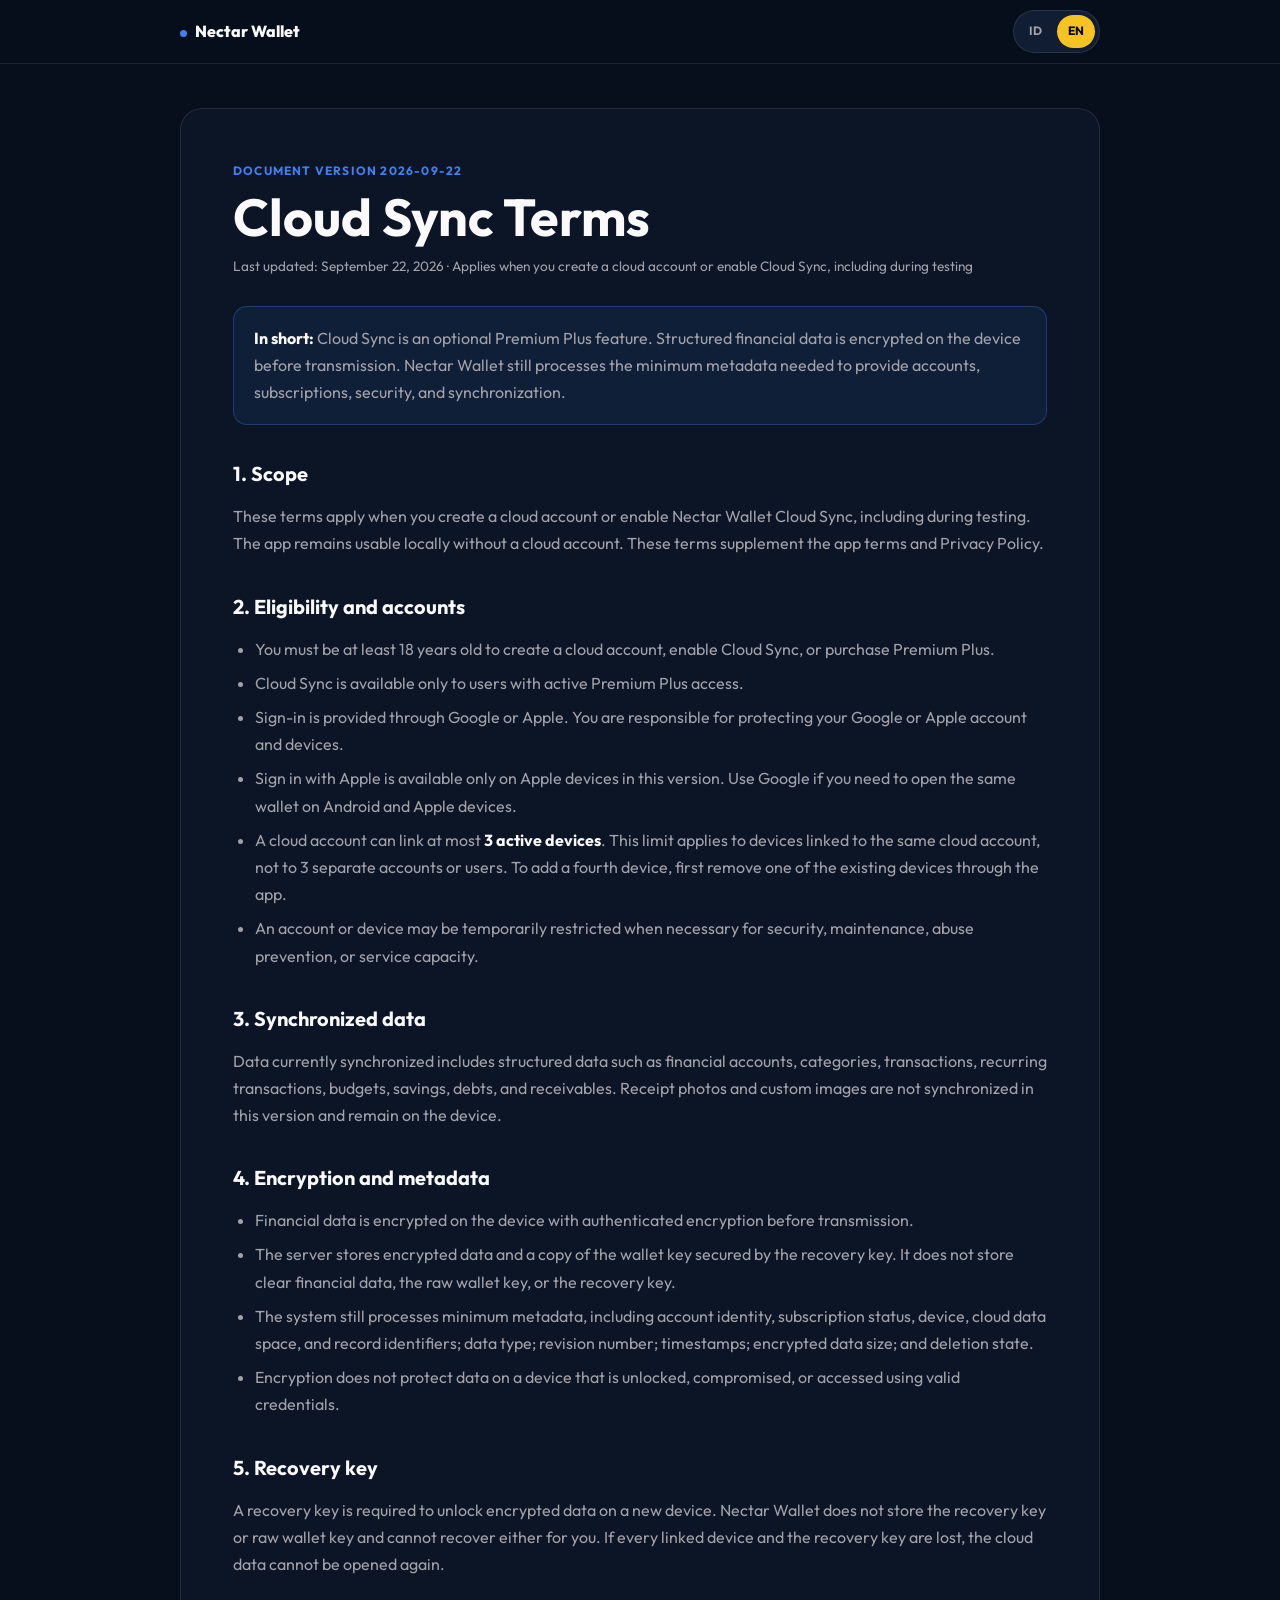
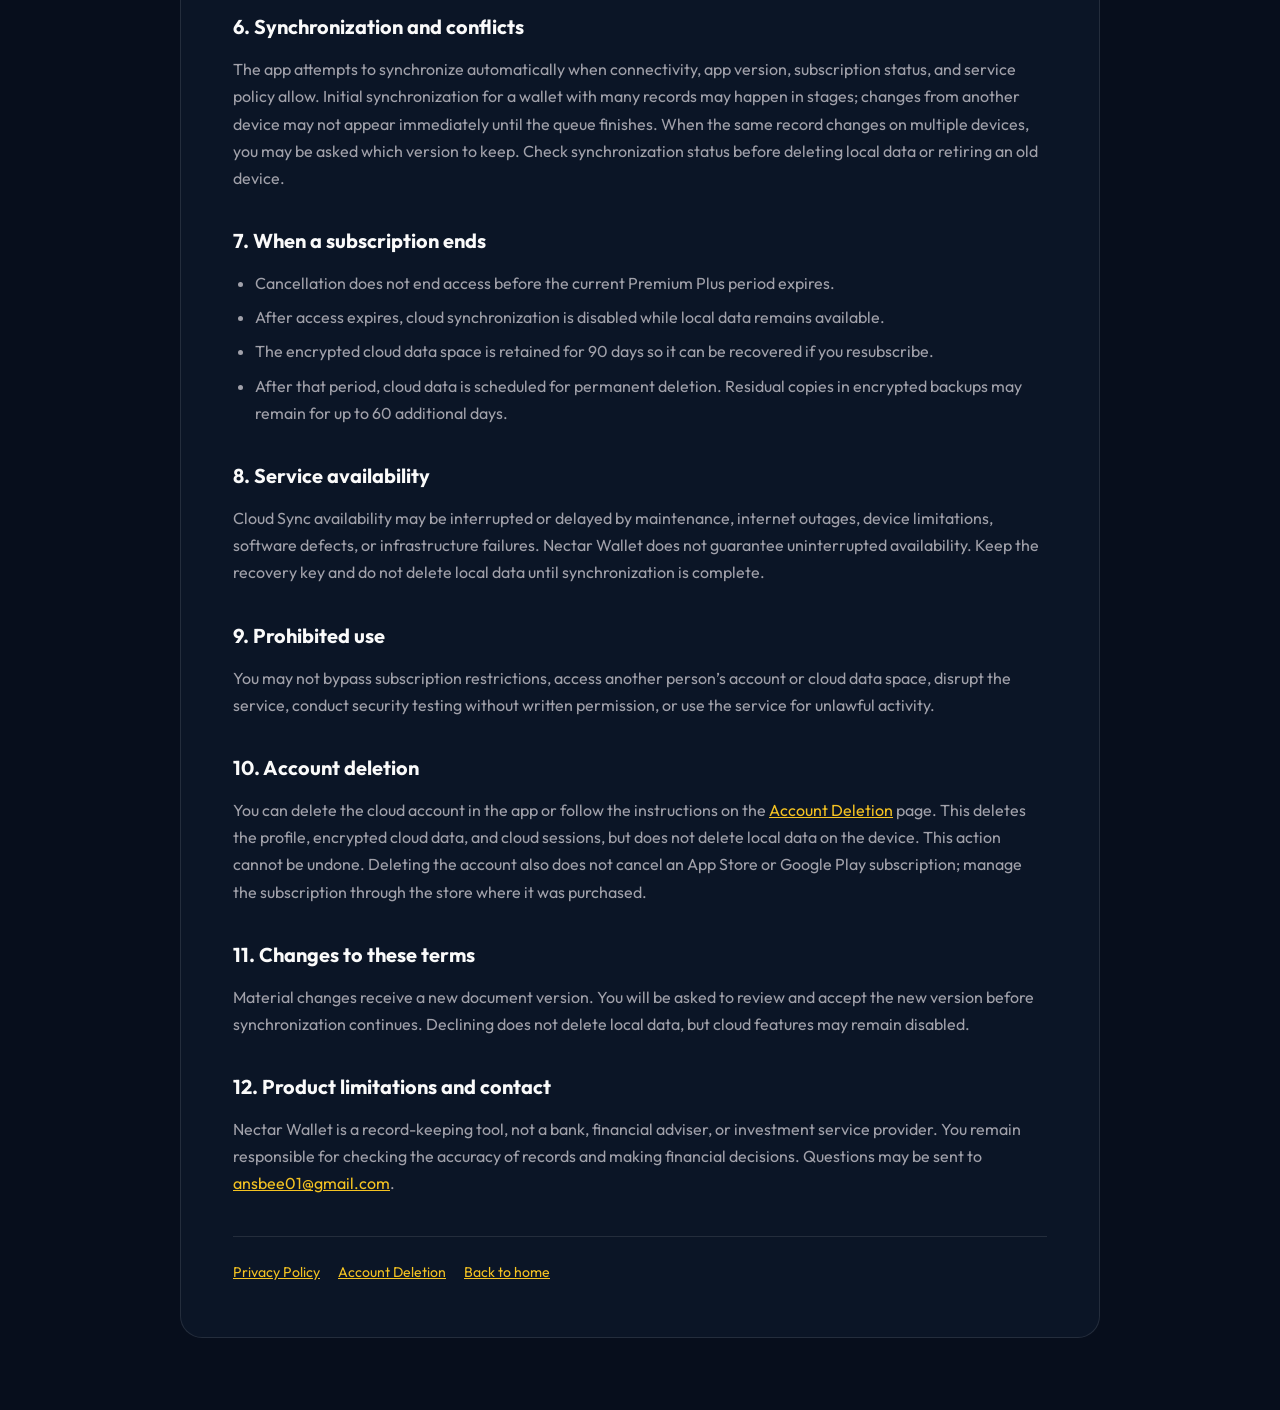
<file: cloud-terms.html>
<!DOCTYPE html>
<html lang="id">
<head>
    <meta charset="UTF-8">
    <meta name="viewport" content="width=device-width, initial-scale=1.0">
    <title>Ketentuan Sinkronisasi Cloud - Nectar Wallet</title>
    <meta name="description" content="Ketentuan penggunaan akun dan Sinkronisasi Cloud Nectar Wallet.">
    <link rel="canonical" href="https://beenectarwallet.com/cloud-terms.html">
    <link rel="preconnect" href="https://fonts.googleapis.com">
    <link rel="preconnect" href="https://fonts.gstatic.com" crossorigin>
    <link href="https://fonts.googleapis.com/css2?family=Outfit:wght@400;500;600;700;800&amp;display=swap" rel="stylesheet">
    <link rel="stylesheet" href="assets/legal.css">
</head>
<body>
<nav class="legal-nav">
    <a class="wordmark" href="index.html">Nectar Wallet</a>
    <div class="lang-switcher" aria-label="Language">
        <button type="button" data-language-button="id" aria-pressed="true" onclick="setLegalLanguage('id')">ID</button>
        <button type="button" data-language-button="en" aria-pressed="false" onclick="setLegalLanguage('en')">EN</button>
    </div>
</nav>

<main class="legal-shell">
<article class="legal-card">
<section data-lang="id" class="visible">
    <p class="eyebrow">Dokumen versi 2026-09-22</p>
    <h1>Ketentuan Sinkronisasi Cloud</h1>
    <p class="meta">Terakhir diperbarui: 22 September 2026 · Berlaku saat Anda membuat akun cloud atau mengaktifkan Sinkronisasi Cloud, termasuk selama pengujian</p>

    <div class="summary">
        <p><strong>Ringkasnya:</strong> Sinkronisasi Cloud adalah fitur opsional Premium Plus. Data keuangan terstruktur dienkripsi di perangkat sebelum dikirim. Nectar Wallet tetap memproses metadata minimum untuk menyediakan akun, langganan, keamanan, dan sinkronisasi.</p>
    </div>

    <h2>1. Ruang lingkup</h2>
    <p>Ketentuan ini berlaku saat Anda membuat akun cloud atau mengaktifkan Sinkronisasi Cloud Nectar Wallet, termasuk selama pengujian. Aplikasi tetap dapat digunakan secara lokal tanpa akun cloud. Ketentuan ini melengkapi ketentuan penggunaan aplikasi dan Kebijakan Privasi.</p>

    <h2>2. Kelayakan dan akun</h2>
    <ul>
        <li>Anda harus berusia sekurang-kurangnya 18 tahun untuk membuat akun cloud, mengaktifkan Sinkronisasi Cloud, atau membeli Premium Plus.</li>
        <li>Sinkronisasi Cloud hanya tersedia bagi pengguna dengan akses Premium Plus aktif.</li>
        <li>Masuk dilakukan melalui Google atau Apple. Anda bertanggung jawab menjaga keamanan akun Google atau Apple serta perangkat yang digunakan.</li>
        <li>Masuk dengan Apple hanya tersedia di perangkat Apple pada versi ini. Gunakan Google jika Anda perlu membuka dompet yang sama di perangkat Android dan Apple.</li>
        <li>Satu akun cloud dapat menautkan paling banyak <strong>3 perangkat aktif</strong>. Batas ini berlaku untuk perangkat yang terhubung ke akun cloud yang sama, bukan untuk 3 akun atau 3 pengguna terpisah. Untuk menambahkan perangkat keempat, keluarkan salah satu perangkat lama melalui aplikasi terlebih dahulu.</li>
        <li>Akun atau perangkat dapat dibatasi sementara jika diperlukan untuk keamanan, pemeliharaan, pencegahan penyalahgunaan, atau kapasitas layanan.</li>
    </ul>

    <h2>3. Data yang disinkronkan</h2>
    <p>Data yang disinkronkan saat ini meliputi data terstruktur seperti akun keuangan, kategori, transaksi, transaksi berulang, anggaran, tabungan, serta utang dan piutang. Foto struk dan gambar kustom tidak ikut disinkronkan dalam versi ini dan tetap berada di perangkat.</p>

    <h2>4. Enkripsi dan metadata</h2>
    <ul>
        <li>Data keuangan dienkripsi di perangkat sebelum dikirim menggunakan enkripsi terautentikasi.</li>
        <li>Server menyimpan data terenkripsi dan salinan kunci dompet yang telah diamankan dengan kunci pemulihan. Server tidak menyimpan isi data keuangan, kunci dompet asli, atau kunci pemulihan.</li>
        <li>Metadata minimum tetap dapat diproses oleh sistem, termasuk identitas akun, status langganan, pengenal perangkat, ruang data cloud, dan catatan; jenis data; nomor revisi; waktu perubahan; ukuran data terenkripsi; serta status penghapusan.</li>
        <li>Enkripsi tidak melindungi data pada perangkat yang tidak terkunci, disusupi, atau diakses menggunakan kredensial yang sah.</li>
    </ul>

    <h2>5. Kunci pemulihan</h2>
    <p>Kunci pemulihan diperlukan untuk membuka data terenkripsi pada perangkat baru. Nectar Wallet tidak menyimpan kunci pemulihan atau kunci dompet asli dan tidak dapat memulihkannya untuk Anda. Jika seluruh perangkat yang terhubung dan kunci pemulihan hilang, data cloud tidak dapat dibuka kembali.</p>

    <h2>6. Sinkronisasi dan konflik</h2>
    <p>Aplikasi berusaha menyinkronkan perubahan secara otomatis ketika koneksi, versi aplikasi, status langganan, dan kebijakan layanan mengizinkan. Sinkronisasi awal untuk dompet dengan banyak catatan dapat berlangsung bertahap; perubahan dari perangkat lain mungkin belum langsung terlihat sampai antrean selesai. Jika data yang sama berubah di beberapa perangkat, Anda mungkin diminta memilih versi yang dipertahankan. Periksa status sinkronisasi sebelum menghapus data lokal atau berhenti menggunakan perangkat lama.</p>

    <h2>7. Langganan berakhir</h2>
    <ul>
        <li>Pembatalan tidak menghentikan fitur selama masa Premium Plus masih aktif.</li>
        <li>Setelah akses berakhir, sinkronisasi cloud dinonaktifkan tetapi data lokal tetap dapat digunakan.</li>
        <li>Ruang data cloud terenkripsi dipertahankan selama 90 hari agar dapat dipulihkan jika Anda kembali berlangganan.</li>
        <li>Setelah masa tersebut, data cloud dijadwalkan untuk dihapus permanen. Salinan tersisa dalam cadangan terenkripsi dapat bertahan paling lama 60 hari tambahan.</li>
    </ul>

    <h2>8. Ketersediaan layanan</h2>
    <p>Ketersediaan Sinkronisasi Cloud dapat terganggu atau tertunda akibat pemeliharaan, gangguan internet, keterbatasan perangkat, kesalahan perangkat lunak, atau kegagalan infrastruktur. Nectar Wallet tidak menjamin layanan selalu tersedia tanpa gangguan. Simpan kunci pemulihan dan jangan hapus data lokal sebelum memastikan sinkronisasi selesai.</p>

    <h2>9. Penggunaan yang dilarang</h2>
    <p>Anda tidak boleh mencoba melewati pembatasan langganan, mengakses akun atau ruang data cloud pihak lain, mengganggu layanan, menguji keamanan tanpa izin tertulis, atau menggunakan layanan untuk aktivitas yang melanggar hukum.</p>

    <h2>10. Penghapusan akun</h2>
    <p>Anda dapat menghapus akun cloud dari aplikasi atau mengikuti petunjuk pada halaman <a href="delete-account.html">Penghapusan Akun</a>. Penghapusan ini menghapus profil, data terenkripsi di cloud, dan sesi cloud, tetapi tidak menghapus data lokal pada perangkat. Tindakan ini tidak dapat dibatalkan. Penghapusan akun juga tidak membatalkan langganan App Store atau Google Play; langganan harus dikelola melalui toko tempat pembelian dilakukan.</p>

    <h2>11. Perubahan ketentuan</h2>
    <p>Perubahan material akan diberi versi baru. Anda akan diminta meninjau dan menyetujui versi baru sebelum sinkronisasi dilanjutkan. Penolakan tidak menghapus data lokal, tetapi fitur cloud dapat tetap nonaktif.</p>

    <h2>12. Batasan produk dan kontak</h2>
    <p>Nectar Wallet adalah alat pencatatan dan bukan bank, penasihat keuangan, atau penyedia layanan investasi. Anda tetap bertanggung jawab memeriksa keakuratan catatan serta membuat keputusan keuangan. Pertanyaan tentang ketentuan ini dapat dikirim ke <a href="mailto:ansbee01@gmail.com">ansbee01@gmail.com</a>.</p>

    <div class="legal-links">
        <a href="privacy-policy.html">Kebijakan Privasi</a>
        <a href="delete-account.html">Penghapusan Akun</a>
        <a href="index.html">Kembali ke beranda</a>
    </div>
</section>

<section data-lang="en">
    <p class="eyebrow">Document version 2026-09-22</p>
    <h1>Cloud Sync Terms</h1>
    <p class="meta">Last updated: September 22, 2026 · Applies when you create a cloud account or enable Cloud Sync, including during testing</p>

    <div class="summary">
        <p><strong>In short:</strong> Cloud Sync is an optional Premium Plus feature. Structured financial data is encrypted on the device before transmission. Nectar Wallet still processes the minimum metadata needed to provide accounts, subscriptions, security, and synchronization.</p>
    </div>

    <h2>1. Scope</h2>
    <p>These terms apply when you create a cloud account or enable Nectar Wallet Cloud Sync, including during testing. The app remains usable locally without a cloud account. These terms supplement the app terms and Privacy Policy.</p>

    <h2>2. Eligibility and accounts</h2>
    <ul>
        <li>You must be at least 18 years old to create a cloud account, enable Cloud Sync, or purchase Premium Plus.</li>
        <li>Cloud Sync is available only to users with active Premium Plus access.</li>
        <li>Sign-in is provided through Google or Apple. You are responsible for protecting your Google or Apple account and devices.</li>
        <li>Sign in with Apple is available only on Apple devices in this version. Use Google if you need to open the same wallet on Android and Apple devices.</li>
        <li>A cloud account can link at most <strong>3 active devices</strong>. This limit applies to devices linked to the same cloud account, not to 3 separate accounts or users. To add a fourth device, first remove one of the existing devices through the app.</li>
        <li>An account or device may be temporarily restricted when necessary for security, maintenance, abuse prevention, or service capacity.</li>
    </ul>

    <h2>3. Synchronized data</h2>
    <p>Data currently synchronized includes structured data such as financial accounts, categories, transactions, recurring transactions, budgets, savings, debts, and receivables. Receipt photos and custom images are not synchronized in this version and remain on the device.</p>

    <h2>4. Encryption and metadata</h2>
    <ul>
        <li>Financial data is encrypted on the device with authenticated encryption before transmission.</li>
        <li>The server stores encrypted data and a copy of the wallet key secured by the recovery key. It does not store clear financial data, the raw wallet key, or the recovery key.</li>
        <li>The system still processes minimum metadata, including account identity, subscription status, device, cloud data space, and record identifiers; data type; revision number; timestamps; encrypted data size; and deletion state.</li>
        <li>Encryption does not protect data on a device that is unlocked, compromised, or accessed using valid credentials.</li>
    </ul>

    <h2>5. Recovery key</h2>
    <p>A recovery key is required to unlock encrypted data on a new device. Nectar Wallet does not store the recovery key or raw wallet key and cannot recover either for you. If every linked device and the recovery key are lost, the cloud data cannot be opened again.</p>

    <h2>6. Synchronization and conflicts</h2>
    <p>The app attempts to synchronize automatically when connectivity, app version, subscription status, and service policy allow. Initial synchronization for a wallet with many records may happen in stages; changes from another device may not appear immediately until the queue finishes. When the same record changes on multiple devices, you may be asked which version to keep. Check synchronization status before deleting local data or retiring an old device.</p>

    <h2>7. When a subscription ends</h2>
    <ul>
        <li>Cancellation does not end access before the current Premium Plus period expires.</li>
        <li>After access expires, cloud synchronization is disabled while local data remains available.</li>
        <li>The encrypted cloud data space is retained for 90 days so it can be recovered if you resubscribe.</li>
        <li>After that period, cloud data is scheduled for permanent deletion. Residual copies in encrypted backups may remain for up to 60 additional days.</li>
    </ul>

    <h2>8. Service availability</h2>
    <p>Cloud Sync availability may be interrupted or delayed by maintenance, internet outages, device limitations, software defects, or infrastructure failures. Nectar Wallet does not guarantee uninterrupted availability. Keep the recovery key and do not delete local data until synchronization is complete.</p>

    <h2>9. Prohibited use</h2>
    <p>You may not bypass subscription restrictions, access another person’s account or cloud data space, disrupt the service, conduct security testing without written permission, or use the service for unlawful activity.</p>

    <h2>10. Account deletion</h2>
    <p>You can delete the cloud account in the app or follow the instructions on the <a href="delete-account.html">Account Deletion</a> page. This deletes the profile, encrypted cloud data, and cloud sessions, but does not delete local data on the device. This action cannot be undone. Deleting the account also does not cancel an App Store or Google Play subscription; manage the subscription through the store where it was purchased.</p>

    <h2>11. Changes to these terms</h2>
    <p>Material changes receive a new document version. You will be asked to review and accept the new version before synchronization continues. Declining does not delete local data, but cloud features may remain disabled.</p>

    <h2>12. Product limitations and contact</h2>
    <p>Nectar Wallet is a record-keeping tool, not a bank, financial adviser, or investment service provider. You remain responsible for checking the accuracy of records and making financial decisions. Questions may be sent to <a href="mailto:ansbee01@gmail.com">ansbee01@gmail.com</a>.</p>

    <div class="legal-links">
        <a href="privacy-policy.html">Privacy Policy</a>
        <a href="delete-account.html">Account Deletion</a>
        <a href="index.html">Back to home</a>
    </div>
</section>
</article>
</main>
<script src="assets/legal.js"></script>
</body>
</html>
</file>
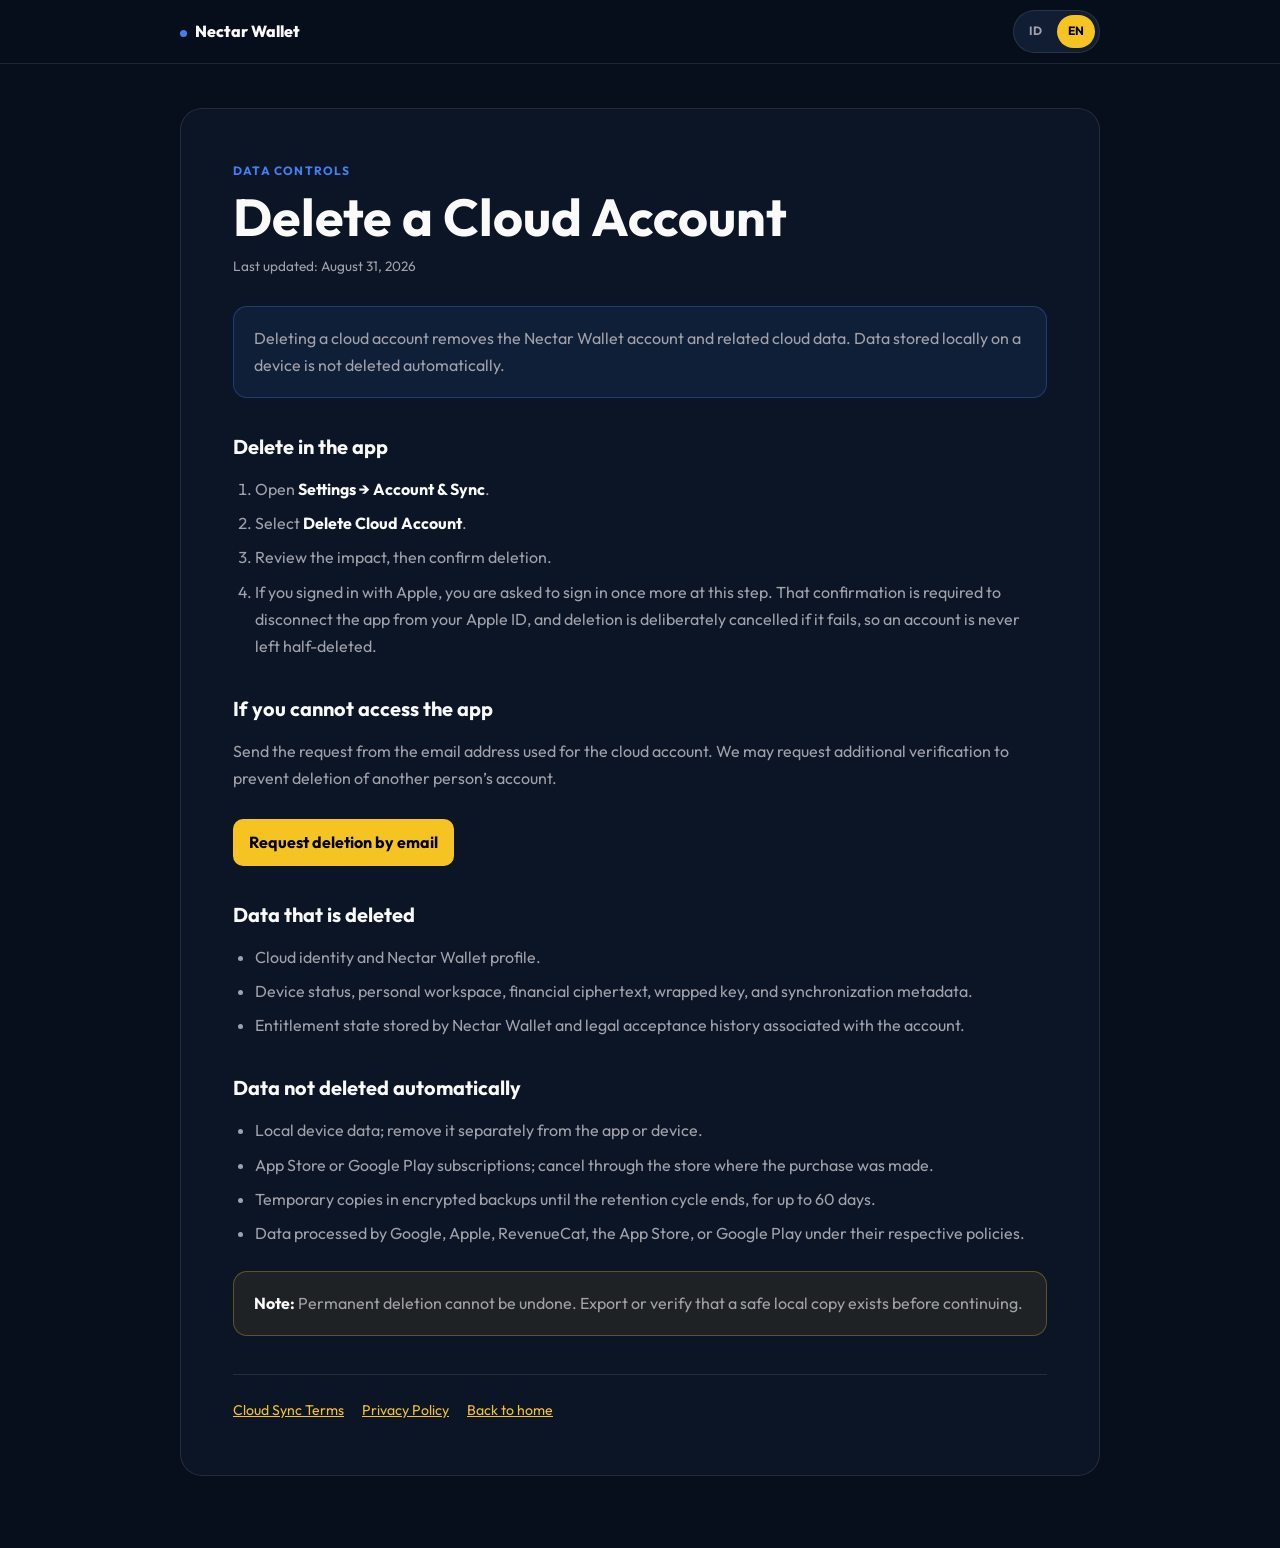
<file: delete-account.html>
<!DOCTYPE html>
<html lang="id">
<head>
    <meta charset="UTF-8">
    <meta name="viewport" content="width=device-width, initial-scale=1.0">
    <title>Penghapusan Akun - Nectar Wallet</title>
    <meta name="description" content="Cara menghapus akun cloud dan data terkait di Nectar Wallet.">
    <link rel="canonical" href="https://beenectarwallet.com/delete-account.html">
    <link rel="preconnect" href="https://fonts.googleapis.com">
    <link rel="preconnect" href="https://fonts.gstatic.com" crossorigin>
    <link href="https://fonts.googleapis.com/css2?family=Outfit:wght@400;500;600;700;800&amp;display=swap" rel="stylesheet">
    <link rel="stylesheet" href="assets/legal.css">
</head>
<body>
<nav class="legal-nav">
    <a class="wordmark" href="index.html">Nectar Wallet</a>
    <div class="lang-switcher" aria-label="Language">
        <button type="button" data-language-button="id" aria-pressed="true" onclick="setLegalLanguage('id')">ID</button>
        <button type="button" data-language-button="en" aria-pressed="false" onclick="setLegalLanguage('en')">EN</button>
    </div>
</nav>

<main class="legal-shell">
<article class="legal-card">
<section data-lang="id" class="visible">
    <p class="eyebrow">Kontrol data</p>
    <h1>Hapus Akun Cloud</h1>
    <p class="meta">Terakhir diperbarui: 31 Agustus 2026</p>

    <div class="summary"><p>Menghapus akun cloud akan menghapus akun Nectar Wallet dan data cloud terkait. Data yang tersimpan lokal di perangkat tidak otomatis dihapus.</p></div>

    <h2>Hapus melalui aplikasi</h2>
    <ol>
        <li>Buka <strong>Pengaturan → Akun &amp; Sinkronisasi</strong>.</li>
        <li>Pilih <strong>Hapus Akun Cloud</strong>.</li>
        <li>Baca dampaknya, lalu konfirmasi penghapusan.</li>
        <li>Jika Anda masuk dengan Apple, sistem meminta Anda masuk sekali lagi pada langkah ini. Konfirmasi tersebut diperlukan untuk memutus tautan aplikasi dari Apple ID Anda, dan penghapusan sengaja dibatalkan bila langkah itu gagal agar akun tidak terhapus separuh jalan.</li>
    </ol>

    <h2>Jika tidak dapat membuka aplikasi</h2>
    <p>Kirim permintaan dari alamat email yang digunakan untuk akun cloud. Kami mungkin meminta verifikasi tambahan agar akun orang lain tidak terhapus.</p>
    <a class="action-link" href="mailto:ansbee01@gmail.com?subject=Permintaan%20Hapus%20Akun%20Cloud%20Nectar%20Wallet">Kirim permintaan melalui email</a>

    <h2>Data yang dihapus</h2>
    <ul>
        <li>Identitas akun cloud dan profil Nectar Wallet.</li>
        <li>Status perangkat, workspace personal, ciphertext finansial, wrapped key, dan metadata sinkronisasi.</li>
        <li>Status entitlement yang disimpan Nectar Wallet dan riwayat persetujuan legal yang terkait dengan akun.</li>
    </ul>

    <h2>Data yang tidak terhapus otomatis</h2>
    <ul>
        <li>Data lokal di perangkat; hapus dari aplikasi atau perangkat secara terpisah.</li>
        <li>Langganan di App Store atau Google Play; batalkan melalui toko tempat pembelian.</li>
        <li>Salinan sementara dalam backup terenkripsi sampai siklus retensi berakhir, paling lama 60 hari.</li>
        <li>Data yang diproses Google, Apple, RevenueCat, App Store, atau Google Play berdasarkan kebijakan masing-masing.</li>
    </ul>

    <div class="notice"><p><strong>Catatan:</strong> Penghapusan permanen tidak dapat dibatalkan. Ekspor atau pastikan salinan lokal sudah aman sebelum melanjutkan.</p></div>

    <div class="legal-links">
        <a href="cloud-terms.html">Ketentuan Sinkronisasi Cloud</a>
        <a href="privacy-policy.html">Kebijakan Privasi</a>
        <a href="index.html">Kembali ke beranda</a>
    </div>
</section>

<section data-lang="en">
    <p class="eyebrow">Data controls</p>
    <h1>Delete a Cloud Account</h1>
    <p class="meta">Last updated: August 31, 2026</p>

    <div class="summary"><p>Deleting a cloud account removes the Nectar Wallet account and related cloud data. Data stored locally on a device is not deleted automatically.</p></div>

    <h2>Delete in the app</h2>
    <ol>
        <li>Open <strong>Settings → Account &amp; Sync</strong>.</li>
        <li>Select <strong>Delete Cloud Account</strong>.</li>
        <li>Review the impact, then confirm deletion.</li>
        <li>If you signed in with Apple, you are asked to sign in once more at this step. That confirmation is required to disconnect the app from your Apple ID, and deletion is deliberately cancelled if it fails, so an account is never left half-deleted.</li>
    </ol>

    <h2>If you cannot access the app</h2>
    <p>Send the request from the email address used for the cloud account. We may request additional verification to prevent deletion of another person’s account.</p>
    <a class="action-link" href="mailto:ansbee01@gmail.com?subject=Nectar%20Wallet%20Cloud%20Account%20Deletion%20Request">Request deletion by email</a>

    <h2>Data that is deleted</h2>
    <ul>
        <li>Cloud identity and Nectar Wallet profile.</li>
        <li>Device status, personal workspace, financial ciphertext, wrapped key, and synchronization metadata.</li>
        <li>Entitlement state stored by Nectar Wallet and legal acceptance history associated with the account.</li>
    </ul>

    <h2>Data not deleted automatically</h2>
    <ul>
        <li>Local device data; remove it separately from the app or device.</li>
        <li>App Store or Google Play subscriptions; cancel through the store where the purchase was made.</li>
        <li>Temporary copies in encrypted backups until the retention cycle ends, for up to 60 days.</li>
        <li>Data processed by Google, Apple, RevenueCat, the App Store, or Google Play under their respective policies.</li>
    </ul>

    <div class="notice"><p><strong>Note:</strong> Permanent deletion cannot be undone. Export or verify that a safe local copy exists before continuing.</p></div>

    <div class="legal-links">
        <a href="cloud-terms.html">Cloud Sync Terms</a>
        <a href="privacy-policy.html">Privacy Policy</a>
        <a href="index.html">Back to home</a>
    </div>
</section>
</article>
</main>
<script src="assets/legal.js"></script>
</body>
</html>
</file>
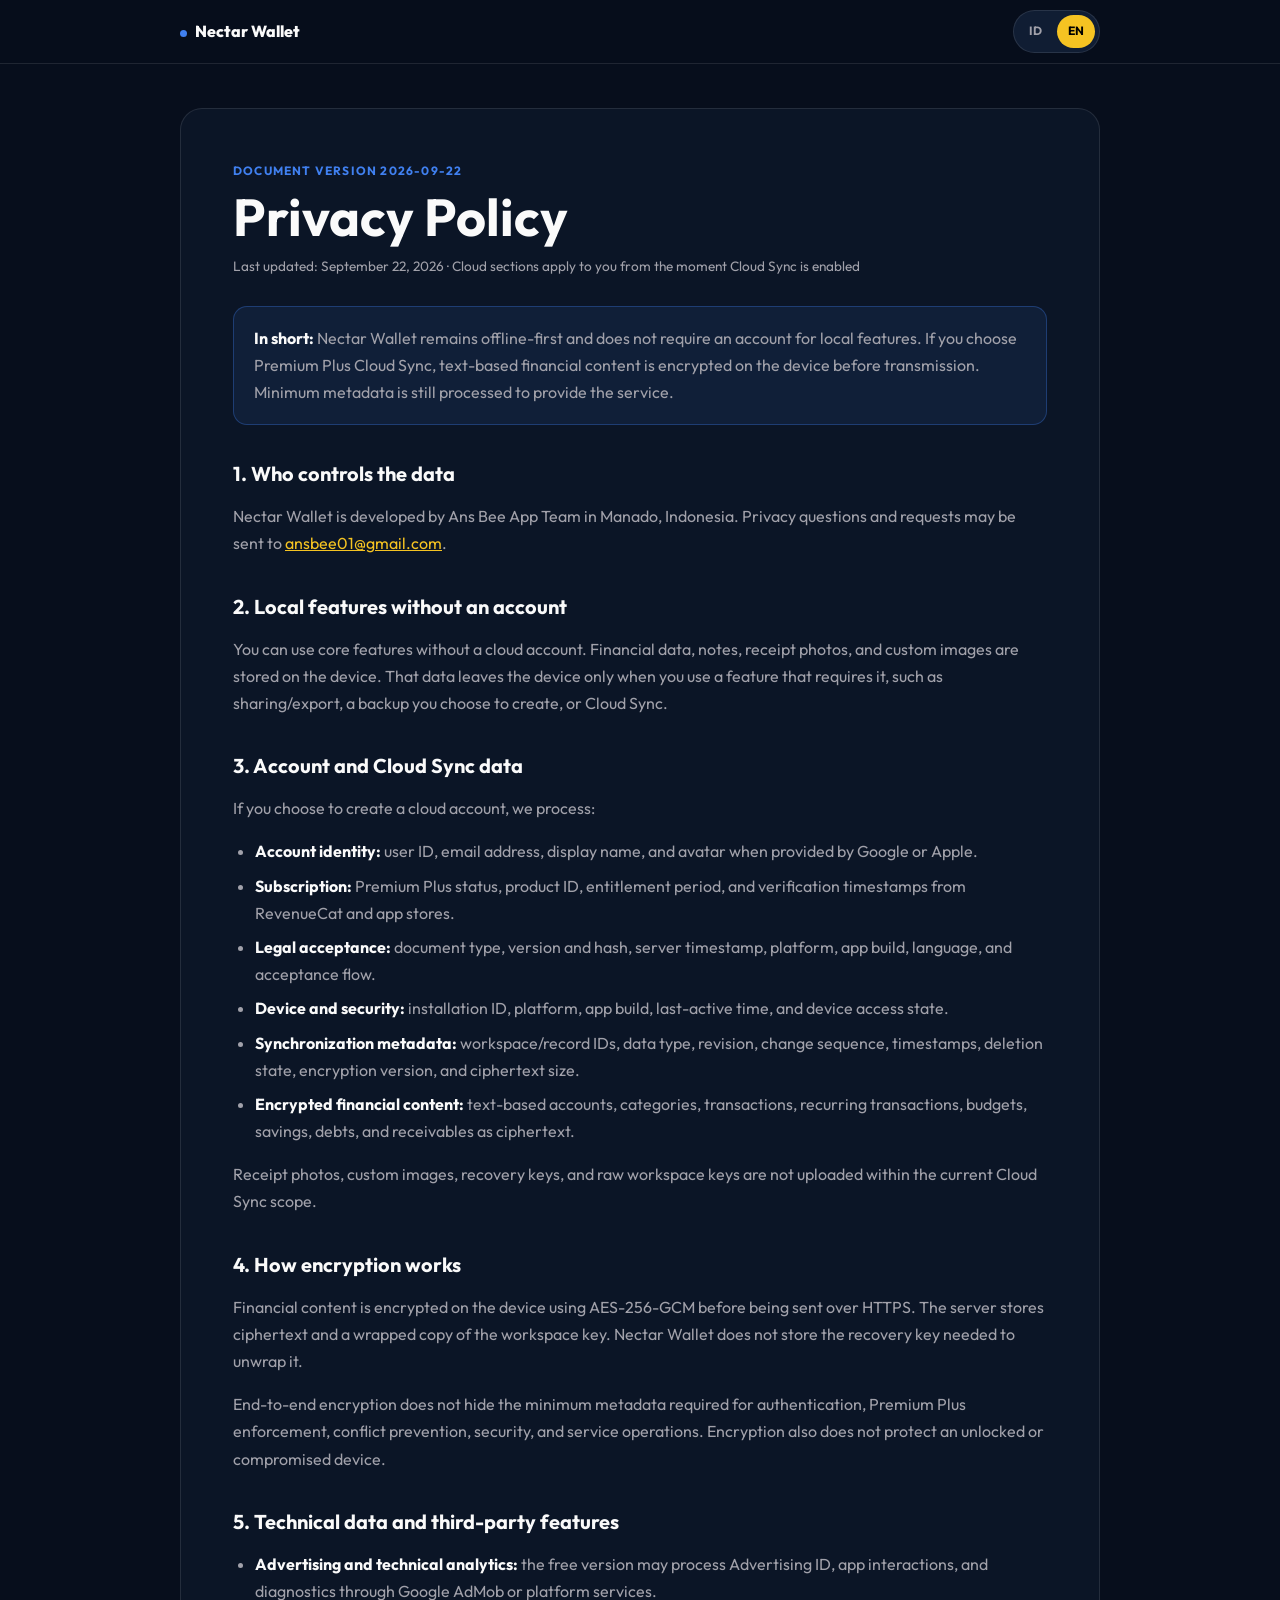
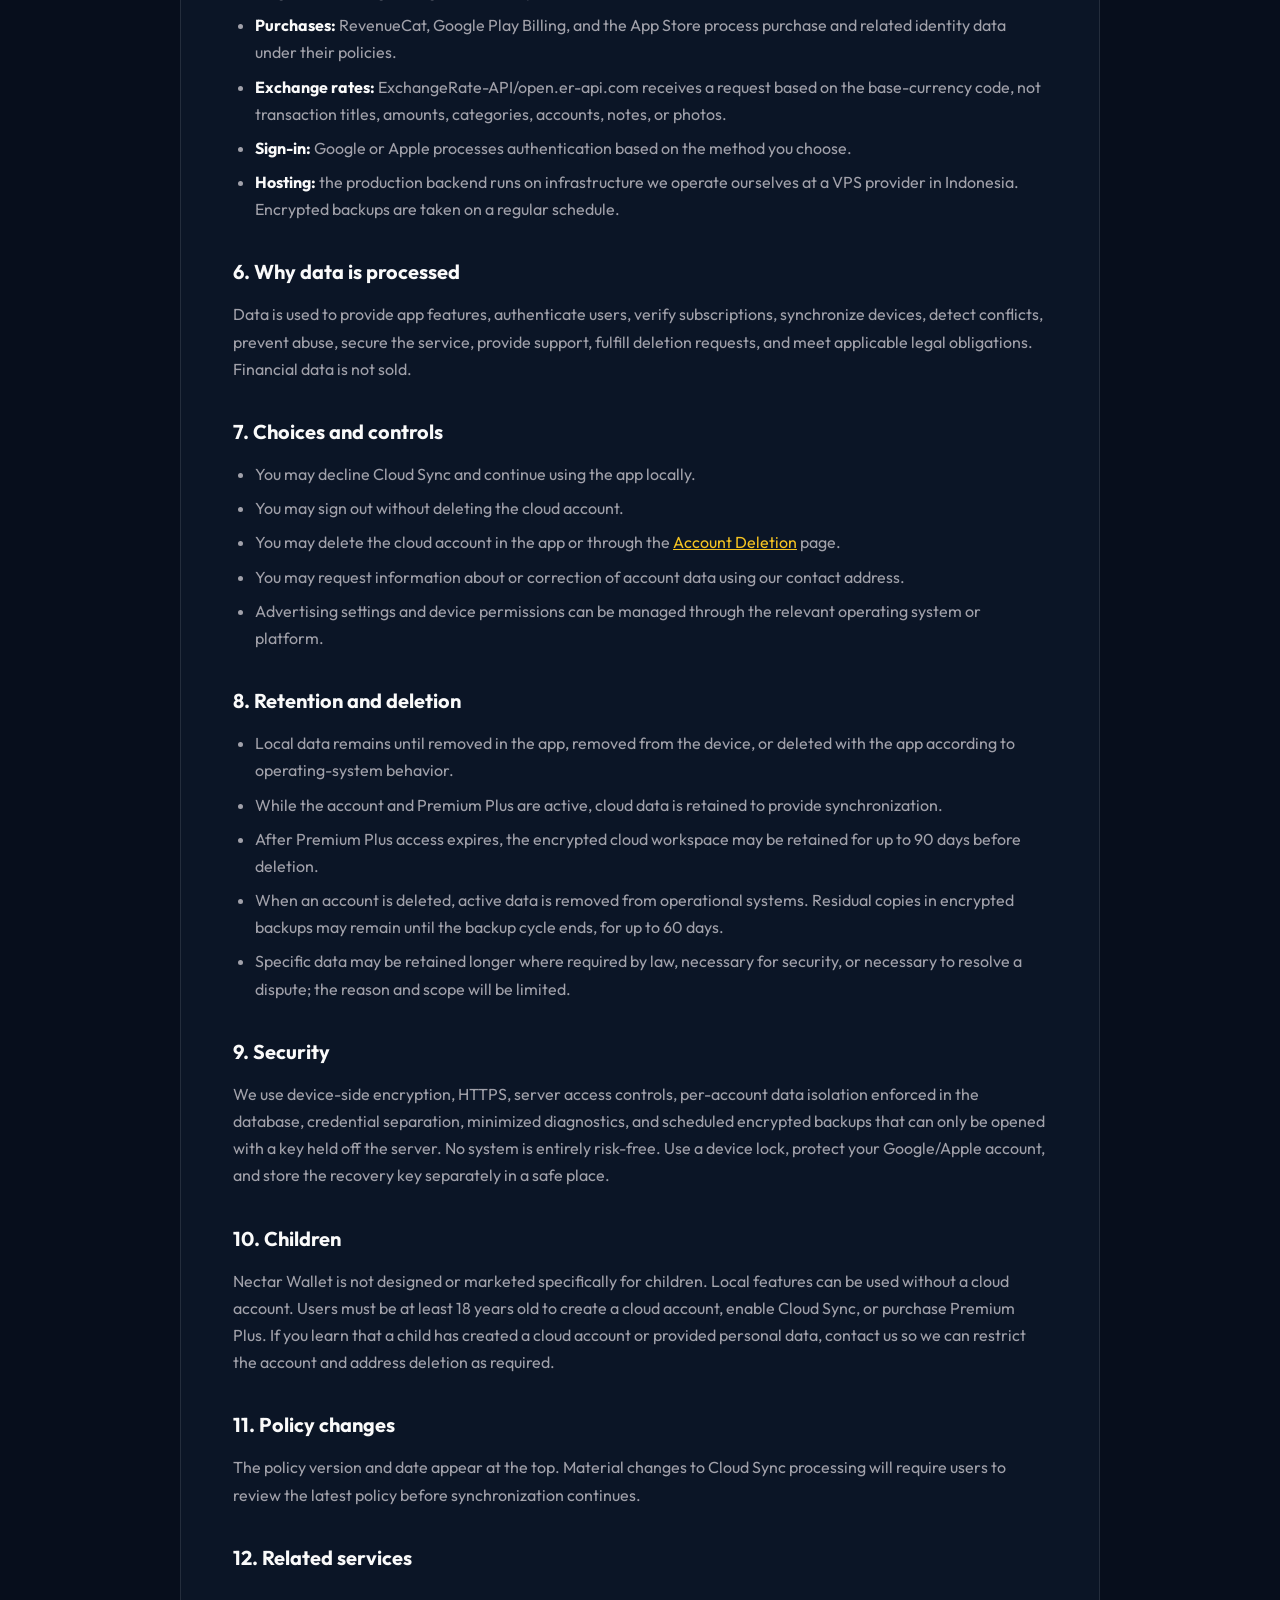
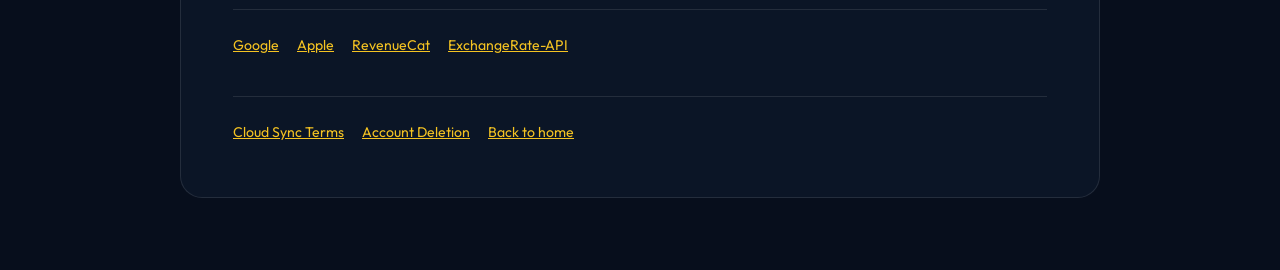
<file: privacy-policy.html>
<!DOCTYPE html>
<html lang="id">
<head>
    <meta charset="UTF-8">
    <meta name="viewport" content="width=device-width, initial-scale=1.0">
    <title>Kebijakan Privasi - Nectar Wallet</title>
    <meta name="description" content="Cara Nectar Wallet memproses dan melindungi data pengguna pada fitur lokal dan Sinkronisasi Cloud.">
    <link rel="canonical" href="https://beenectarwallet.com/privacy-policy.html">
    <link rel="preconnect" href="https://fonts.googleapis.com">
    <link rel="preconnect" href="https://fonts.gstatic.com" crossorigin>
    <link href="https://fonts.googleapis.com/css2?family=Outfit:wght@400;500;600;700;800&amp;display=swap" rel="stylesheet">
    <link rel="stylesheet" href="assets/legal.css">
</head>
<body>
<nav class="legal-nav">
    <a class="wordmark" href="index.html">Nectar Wallet</a>
    <div class="lang-switcher" aria-label="Language">
        <button type="button" data-language-button="id" aria-pressed="true" onclick="setLegalLanguage('id')">ID</button>
        <button type="button" data-language-button="en" aria-pressed="false" onclick="setLegalLanguage('en')">EN</button>
    </div>
</nav>

<main class="legal-shell">
<article class="legal-card">
<section data-lang="id" class="visible">
    <p class="eyebrow">Dokumen versi 2026-09-22</p>
    <h1>Kebijakan Privasi</h1>
    <p class="meta">Terakhir diperbarui: 22 September 2026 · Bagian Cloud berlaku bagi Anda sejak Sinkronisasi Cloud diaktifkan</p>

    <div class="summary">
        <p><strong>Ringkasnya:</strong> Nectar Wallet tetap offline-first dan tidak memerlukan akun untuk fitur lokal. Jika Anda memilih Sinkronisasi Cloud Premium Plus, isi finansial teks dienkripsi di perangkat sebelum dikirim. Metadata minimum tetap diproses untuk menyediakan layanan.</p>
    </div>

    <h2>1. Siapa yang mengelola data</h2>
    <p>Nectar Wallet dikembangkan oleh Ans Bee App Team, Manado, Indonesia. Pertanyaan atau permintaan terkait privasi dapat dikirim ke <a href="mailto:ansbee01@gmail.com">ansbee01@gmail.com</a>.</p>

    <h2>2. Fitur lokal tanpa akun</h2>
    <p>Anda dapat memakai fitur utama tanpa akun cloud. Data keuangan, catatan, foto struk, dan gambar kustom disimpan pada perangkat. Data tersebut hanya keluar dari perangkat jika Anda menjalankan fitur yang memang memerlukannya, seperti berbagi/ekspor, backup pilihan Anda, atau Sinkronisasi Cloud.</p>

    <h2>3. Data akun dan Sinkronisasi Cloud</h2>
    <p>Jika Anda memilih membuat akun cloud, kami memproses:</p>
    <ul>
        <li><strong>Identitas akun:</strong> ID pengguna, alamat email, nama tampilan, dan avatar jika diberikan oleh Google atau Apple.</li>
        <li><strong>Langganan:</strong> status Premium Plus, product ID, masa berlaku, serta waktu verifikasi dari RevenueCat dan toko aplikasi.</li>
        <li><strong>Persetujuan legal:</strong> jenis, versi, hash dokumen, waktu server, platform, build aplikasi, bahasa, dan flow persetujuan.</li>
        <li><strong>Perangkat dan keamanan:</strong> ID instalasi, platform, build aplikasi, waktu terakhir aktif, dan status akses perangkat.</li>
        <li><strong>Metadata sinkronisasi:</strong> ID workspace/record, jenis data, revisi, urutan perubahan, waktu perubahan, status hapus, versi enkripsi, serta ukuran ciphertext.</li>
        <li><strong>Isi finansial terenkripsi:</strong> data teks akun, kategori, transaksi, transaksi berulang, anggaran, tabungan, serta utang/piutang dalam bentuk ciphertext.</li>
    </ul>
    <p>Foto struk, gambar kustom, recovery key, dan kunci workspace mentah tidak diunggah dalam ruang lingkup Sinkronisasi Cloud saat ini.</p>

    <h2>4. Cara enkripsi bekerja</h2>
    <p>Isi finansial dienkripsi di perangkat menggunakan AES-256-GCM sebelum dikirim melalui HTTPS. Server menyimpan ciphertext dan salinan kunci workspace yang sudah dibungkus. Recovery key yang diperlukan untuk membuka pembungkus tidak disimpan oleh Nectar Wallet.</p>
    <p>Enkripsi end-to-end tidak menyembunyikan metadata minimum yang diperlukan untuk autentikasi, pembatasan Premium Plus, pencegahan konflik, keamanan, dan operasi layanan. Enkripsi juga tidak melindungi perangkat yang sudah terbuka atau disusupi.</p>

    <h2>5. Data teknis dan fitur pihak ketiga</h2>
    <ul>
        <li><strong>Iklan dan analitik teknis:</strong> versi gratis dapat memproses Advertising ID, interaksi aplikasi, dan diagnostik melalui Google AdMob atau layanan platform.</li>
        <li><strong>Pembelian:</strong> RevenueCat, Google Play Billing, dan App Store memproses data pembelian dan identitas terkait sesuai kebijakan mereka.</li>
        <li><strong>Kurs mata uang:</strong> ExchangeRate-API/open.er-api.com menerima permintaan berdasarkan kode mata uang dasar, bukan judul, nominal, kategori, akun, catatan, atau foto transaksi.</li>
        <li><strong>Login:</strong> Google atau Apple memproses autentikasi sesuai pilihan pengguna.</li>
        <li><strong>Hosting:</strong> backend produksi berjalan pada infrastruktur yang kami kelola sendiri di sebuah penyedia VPS di Indonesia. Backup terenkripsi dibuat secara berkala.</li>
    </ul>

    <h2>6. Tujuan pemrosesan</h2>
    <p>Data digunakan untuk menyediakan fitur aplikasi, autentikasi, memverifikasi langganan, menyinkronkan perangkat, mendeteksi konflik, mencegah penyalahgunaan, menjaga keamanan, menjalankan dukungan, memenuhi permintaan penghapusan, dan memenuhi kewajiban hukum yang berlaku. Data finansial tidak dijual.</p>

    <h2>7. Pilihan dan kontrol</h2>
    <ul>
        <li>Anda dapat menolak Sinkronisasi Cloud dan tetap memakai aplikasi secara lokal.</li>
        <li>Anda dapat keluar tanpa menghapus akun cloud.</li>
        <li>Anda dapat menghapus akun cloud dari aplikasi atau melalui halaman <a href="delete-account.html">Penghapusan Akun</a>.</li>
        <li>Anda dapat meminta informasi atau koreksi data akun melalui alamat kontak kami.</li>
        <li>Pengaturan iklan dan izin perangkat dapat dikelola melalui sistem operasi atau platform terkait.</li>
    </ul>

    <h2>8. Retensi dan penghapusan</h2>
    <ul>
        <li>Data lokal bertahan sampai dihapus melalui aplikasi, dihapus dari perangkat, atau aplikasi dihapus sesuai perilaku sistem operasi.</li>
        <li>Selama akun dan Premium Plus aktif, data cloud disimpan untuk menyediakan sinkronisasi.</li>
        <li>Setelah Premium Plus berakhir, workspace cloud terenkripsi dapat disimpan hingga 90 hari sebelum dihapus.</li>
        <li>Jika akun dihapus, data aktif dihapus dari sistem operasional. Salinan residual dalam backup terenkripsi dapat bertahan sampai siklus backup selesai, paling lama 60 hari.</li>
        <li>Data tertentu dapat dipertahankan lebih lama jika diwajibkan hukum, diperlukan untuk keamanan, atau diperlukan untuk menyelesaikan sengketa; alasan dan ruang lingkupnya akan dibatasi.</li>
    </ul>

    <h2>9. Keamanan</h2>
    <p>Kami menggunakan enkripsi di perangkat, HTTPS, pembatasan akses server, isolasi data antar-akun yang ditegakkan di basis data, pemisahan kredensial, pencatatan diagnostik yang diminimalkan, dan backup terenkripsi berkala yang hanya dapat dibuka dengan kunci di luar server. Tidak ada sistem yang sepenuhnya bebas risiko. Gunakan pengunci layar, lindungi akun Google/Apple, dan simpan recovery key di tempat terpisah yang aman.</p>

    <h2>10. Anak-anak</h2>
    <p>Nectar Wallet tidak dirancang atau dipasarkan khusus bagi anak. Fitur lokal dapat digunakan tanpa akun cloud. Untuk membuat akun cloud, mengaktifkan Sinkronisasi Cloud, atau membeli Premium Plus, pengguna harus berusia sekurang-kurangnya 18 tahun. Jika Anda mengetahui seorang anak telah membuat akun cloud atau memberikan data pribadi, hubungi kami agar kami dapat membatasi akun dan menindaklanjuti penghapusan sesuai kewajiban yang berlaku.</p>

    <h2>11. Perubahan kebijakan</h2>
    <p>Versi dan tanggal kebijakan dicantumkan di bagian atas. Perubahan material pada pemrosesan Cloud Sync akan meminta pengguna meninjau kebijakan terbaru sebelum sinkronisasi dilanjutkan.</p>

    <h2>12. Layanan terkait</h2>
    <div class="legal-links">
        <a href="https://policies.google.com/privacy" rel="noopener noreferrer" target="_blank">Google</a>
        <a href="https://www.apple.com/legal/privacy/" rel="noopener noreferrer" target="_blank">Apple</a>
        <a href="https://www.revenuecat.com/privacy" rel="noopener noreferrer" target="_blank">RevenueCat</a>
        <a href="https://www.exchangerate-api.com/terms#privacy" rel="noopener noreferrer" target="_blank">ExchangeRate-API</a>
    </div>

    <div class="legal-links">
        <a href="cloud-terms.html">Ketentuan Sinkronisasi Cloud</a>
        <a href="delete-account.html">Penghapusan Akun</a>
        <a href="index.html">Kembali ke beranda</a>
    </div>
</section>

<section data-lang="en">
    <p class="eyebrow">Document version 2026-09-22</p>
    <h1>Privacy Policy</h1>
    <p class="meta">Last updated: September 22, 2026 · Cloud sections apply to you from the moment Cloud Sync is enabled</p>

    <div class="summary">
        <p><strong>In short:</strong> Nectar Wallet remains offline-first and does not require an account for local features. If you choose Premium Plus Cloud Sync, text-based financial content is encrypted on the device before transmission. Minimum metadata is still processed to provide the service.</p>
    </div>

    <h2>1. Who controls the data</h2>
    <p>Nectar Wallet is developed by Ans Bee App Team in Manado, Indonesia. Privacy questions and requests may be sent to <a href="mailto:ansbee01@gmail.com">ansbee01@gmail.com</a>.</p>

    <h2>2. Local features without an account</h2>
    <p>You can use core features without a cloud account. Financial data, notes, receipt photos, and custom images are stored on the device. That data leaves the device only when you use a feature that requires it, such as sharing/export, a backup you choose to create, or Cloud Sync.</p>

    <h2>3. Account and Cloud Sync data</h2>
    <p>If you choose to create a cloud account, we process:</p>
    <ul>
        <li><strong>Account identity:</strong> user ID, email address, display name, and avatar when provided by Google or Apple.</li>
        <li><strong>Subscription:</strong> Premium Plus status, product ID, entitlement period, and verification timestamps from RevenueCat and app stores.</li>
        <li><strong>Legal acceptance:</strong> document type, version and hash, server timestamp, platform, app build, language, and acceptance flow.</li>
        <li><strong>Device and security:</strong> installation ID, platform, app build, last-active time, and device access state.</li>
        <li><strong>Synchronization metadata:</strong> workspace/record IDs, data type, revision, change sequence, timestamps, deletion state, encryption version, and ciphertext size.</li>
        <li><strong>Encrypted financial content:</strong> text-based accounts, categories, transactions, recurring transactions, budgets, savings, debts, and receivables as ciphertext.</li>
    </ul>
    <p>Receipt photos, custom images, recovery keys, and raw workspace keys are not uploaded within the current Cloud Sync scope.</p>

    <h2>4. How encryption works</h2>
    <p>Financial content is encrypted on the device using AES-256-GCM before being sent over HTTPS. The server stores ciphertext and a wrapped copy of the workspace key. Nectar Wallet does not store the recovery key needed to unwrap it.</p>
    <p>End-to-end encryption does not hide the minimum metadata required for authentication, Premium Plus enforcement, conflict prevention, security, and service operations. Encryption also does not protect an unlocked or compromised device.</p>

    <h2>5. Technical data and third-party features</h2>
    <ul>
        <li><strong>Advertising and technical analytics:</strong> the free version may process Advertising ID, app interactions, and diagnostics through Google AdMob or platform services.</li>
        <li><strong>Purchases:</strong> RevenueCat, Google Play Billing, and the App Store process purchase and related identity data under their policies.</li>
        <li><strong>Exchange rates:</strong> ExchangeRate-API/open.er-api.com receives a request based on the base-currency code, not transaction titles, amounts, categories, accounts, notes, or photos.</li>
        <li><strong>Sign-in:</strong> Google or Apple processes authentication based on the method you choose.</li>
        <li><strong>Hosting:</strong> the production backend runs on infrastructure we operate ourselves at a VPS provider in Indonesia. Encrypted backups are taken on a regular schedule.</li>
    </ul>

    <h2>6. Why data is processed</h2>
    <p>Data is used to provide app features, authenticate users, verify subscriptions, synchronize devices, detect conflicts, prevent abuse, secure the service, provide support, fulfill deletion requests, and meet applicable legal obligations. Financial data is not sold.</p>

    <h2>7. Choices and controls</h2>
    <ul>
        <li>You may decline Cloud Sync and continue using the app locally.</li>
        <li>You may sign out without deleting the cloud account.</li>
        <li>You may delete the cloud account in the app or through the <a href="delete-account.html">Account Deletion</a> page.</li>
        <li>You may request information about or correction of account data using our contact address.</li>
        <li>Advertising settings and device permissions can be managed through the relevant operating system or platform.</li>
    </ul>

    <h2>8. Retention and deletion</h2>
    <ul>
        <li>Local data remains until removed in the app, removed from the device, or deleted with the app according to operating-system behavior.</li>
        <li>While the account and Premium Plus are active, cloud data is retained to provide synchronization.</li>
        <li>After Premium Plus access expires, the encrypted cloud workspace may be retained for up to 90 days before deletion.</li>
        <li>When an account is deleted, active data is removed from operational systems. Residual copies in encrypted backups may remain until the backup cycle ends, for up to 60 days.</li>
        <li>Specific data may be retained longer where required by law, necessary for security, or necessary to resolve a dispute; the reason and scope will be limited.</li>
    </ul>

    <h2>9. Security</h2>
    <p>We use device-side encryption, HTTPS, server access controls, per-account data isolation enforced in the database, credential separation, minimized diagnostics, and scheduled encrypted backups that can only be opened with a key held off the server. No system is entirely risk-free. Use a device lock, protect your Google/Apple account, and store the recovery key separately in a safe place.</p>

    <h2>10. Children</h2>
    <p>Nectar Wallet is not designed or marketed specifically for children. Local features can be used without a cloud account. Users must be at least 18 years old to create a cloud account, enable Cloud Sync, or purchase Premium Plus. If you learn that a child has created a cloud account or provided personal data, contact us so we can restrict the account and address deletion as required.</p>

    <h2>11. Policy changes</h2>
    <p>The policy version and date appear at the top. Material changes to Cloud Sync processing will require users to review the latest policy before synchronization continues.</p>

    <h2>12. Related services</h2>
    <div class="legal-links">
        <a href="https://policies.google.com/privacy" rel="noopener noreferrer" target="_blank">Google</a>
        <a href="https://www.apple.com/legal/privacy/" rel="noopener noreferrer" target="_blank">Apple</a>
        <a href="https://www.revenuecat.com/privacy" rel="noopener noreferrer" target="_blank">RevenueCat</a>
        <a href="https://www.exchangerate-api.com/terms#privacy" rel="noopener noreferrer" target="_blank">ExchangeRate-API</a>
    </div>

    <div class="legal-links">
        <a href="cloud-terms.html">Cloud Sync Terms</a>
        <a href="delete-account.html">Account Deletion</a>
        <a href="index.html">Back to home</a>
    </div>
</section>
</article>
</main>
<script src="assets/legal.js"></script>
</body>
</html>
</file>
<file: assets/legal.css>
:root {
    --bg: #070e1c;
    --surface: #0b1526;
    --surface-strong: #101d33;
    --border: rgba(255, 255, 255, 0.1);
    --text: #fafafa;
    --muted: #a1a1aa;
    --blue: #4080f0;
    --amber: #f5c322;
}

* { box-sizing: border-box; }

html { scroll-behavior: smooth; }

body {
    margin: 0;
    font-family: "Outfit", system-ui, sans-serif;
    background: var(--bg);
    color: var(--text);
    line-height: 1.7;
}

a { color: var(--amber); }

.legal-nav {
    position: sticky;
    top: 0;
    z-index: 10;
    display: flex;
    align-items: center;
    justify-content: space-between;
    gap: 16px;
    min-height: 64px;
    padding: 10px max(20px, calc((100vw - 920px) / 2));
    background: rgba(7, 14, 28, 0.92);
    border-bottom: 1px solid var(--border);
    backdrop-filter: blur(18px);
}

.wordmark {
    color: var(--text);
    font-weight: 800;
    text-decoration: none;
}

.wordmark::before {
    content: "";
    display: inline-block;
    width: 7px;
    height: 7px;
    margin-right: 8px;
    border-radius: 50%;
    background: var(--blue);
}

.lang-switcher {
    display: inline-flex;
    gap: 4px;
    padding: 4px;
    border: 1px solid var(--border);
    border-radius: 999px;
    background: var(--surface-strong);
}

.lang-switcher button {
    border: 0;
    border-radius: 999px;
    padding: 6px 11px;
    background: transparent;
    color: var(--muted);
    cursor: pointer;
    font: inherit;
    font-size: 0.75rem;
    font-weight: 700;
}

.lang-switcher button[aria-pressed="true"] {
    background: var(--amber);
    color: #000;
}

.legal-shell {
    width: min(920px, calc(100% - 32px));
    margin: 44px auto 72px;
}

.legal-card {
    padding: clamp(24px, 5vw, 52px);
    border: 1px solid var(--border);
    border-radius: 22px;
    background: var(--surface);
}

.eyebrow {
    margin: 0 0 8px;
    color: var(--blue);
    font-size: 0.75rem;
    font-weight: 700;
    letter-spacing: 0.1em;
    text-transform: uppercase;
}

h1 {
    margin: 0 0 8px;
    font-size: clamp(2rem, 6vw, 3.25rem);
    line-height: 1.1;
}

h2 {
    margin: 36px 0 10px;
    font-size: 1.25rem;
    line-height: 1.3;
}

h3 {
    margin: 22px 0 6px;
    font-size: 1rem;
}

p, li { color: var(--muted); }

strong { color: var(--text); }

.meta {
    margin: 0 0 28px;
    color: var(--muted);
    font-size: 0.85rem;
}

.summary,
.notice {
    margin: 24px 0;
    padding: 18px 20px;
    border: 1px solid rgba(64, 128, 240, 0.32);
    border-radius: 14px;
    background: rgba(64, 128, 240, 0.09);
}

.notice {
    border-color: rgba(245, 195, 34, 0.3);
    background: rgba(245, 195, 34, 0.08);
}

.summary p,
.notice p { margin: 0; }

ul, ol { padding-left: 22px; }

li + li { margin-top: 7px; }

.legal-links {
    display: flex;
    flex-wrap: wrap;
    gap: 10px 18px;
    margin-top: 38px;
    padding-top: 24px;
    border-top: 1px solid var(--border);
    font-size: 0.88rem;
}

.action-link {
    display: inline-flex;
    margin-top: 10px;
    padding: 10px 16px;
    border-radius: 10px;
    background: var(--amber);
    color: #000;
    font-weight: 700;
    text-decoration: none;
}

[data-lang] { display: none; }
[data-lang].visible { display: block; }

@media (max-width: 600px) {
    .legal-shell { margin-top: 20px; }
    .legal-card { border-radius: 16px; }
}
</file>
